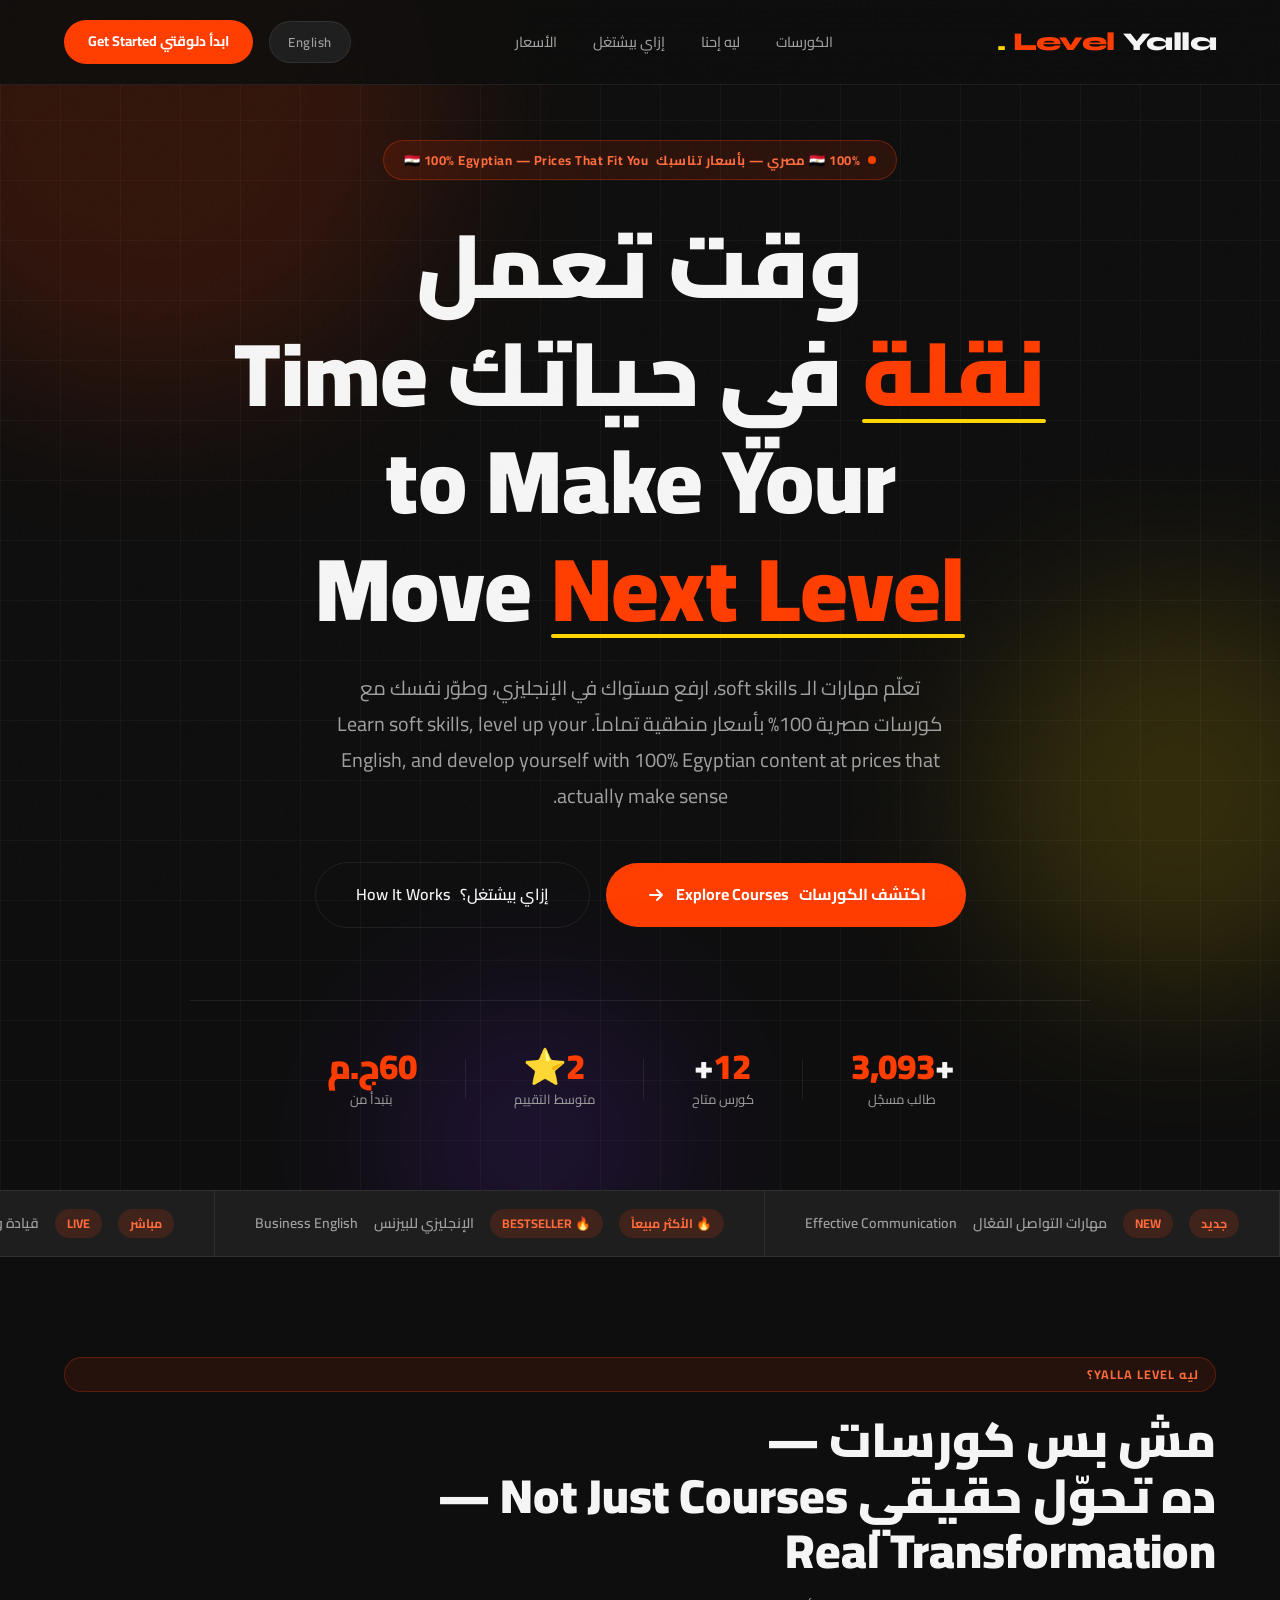
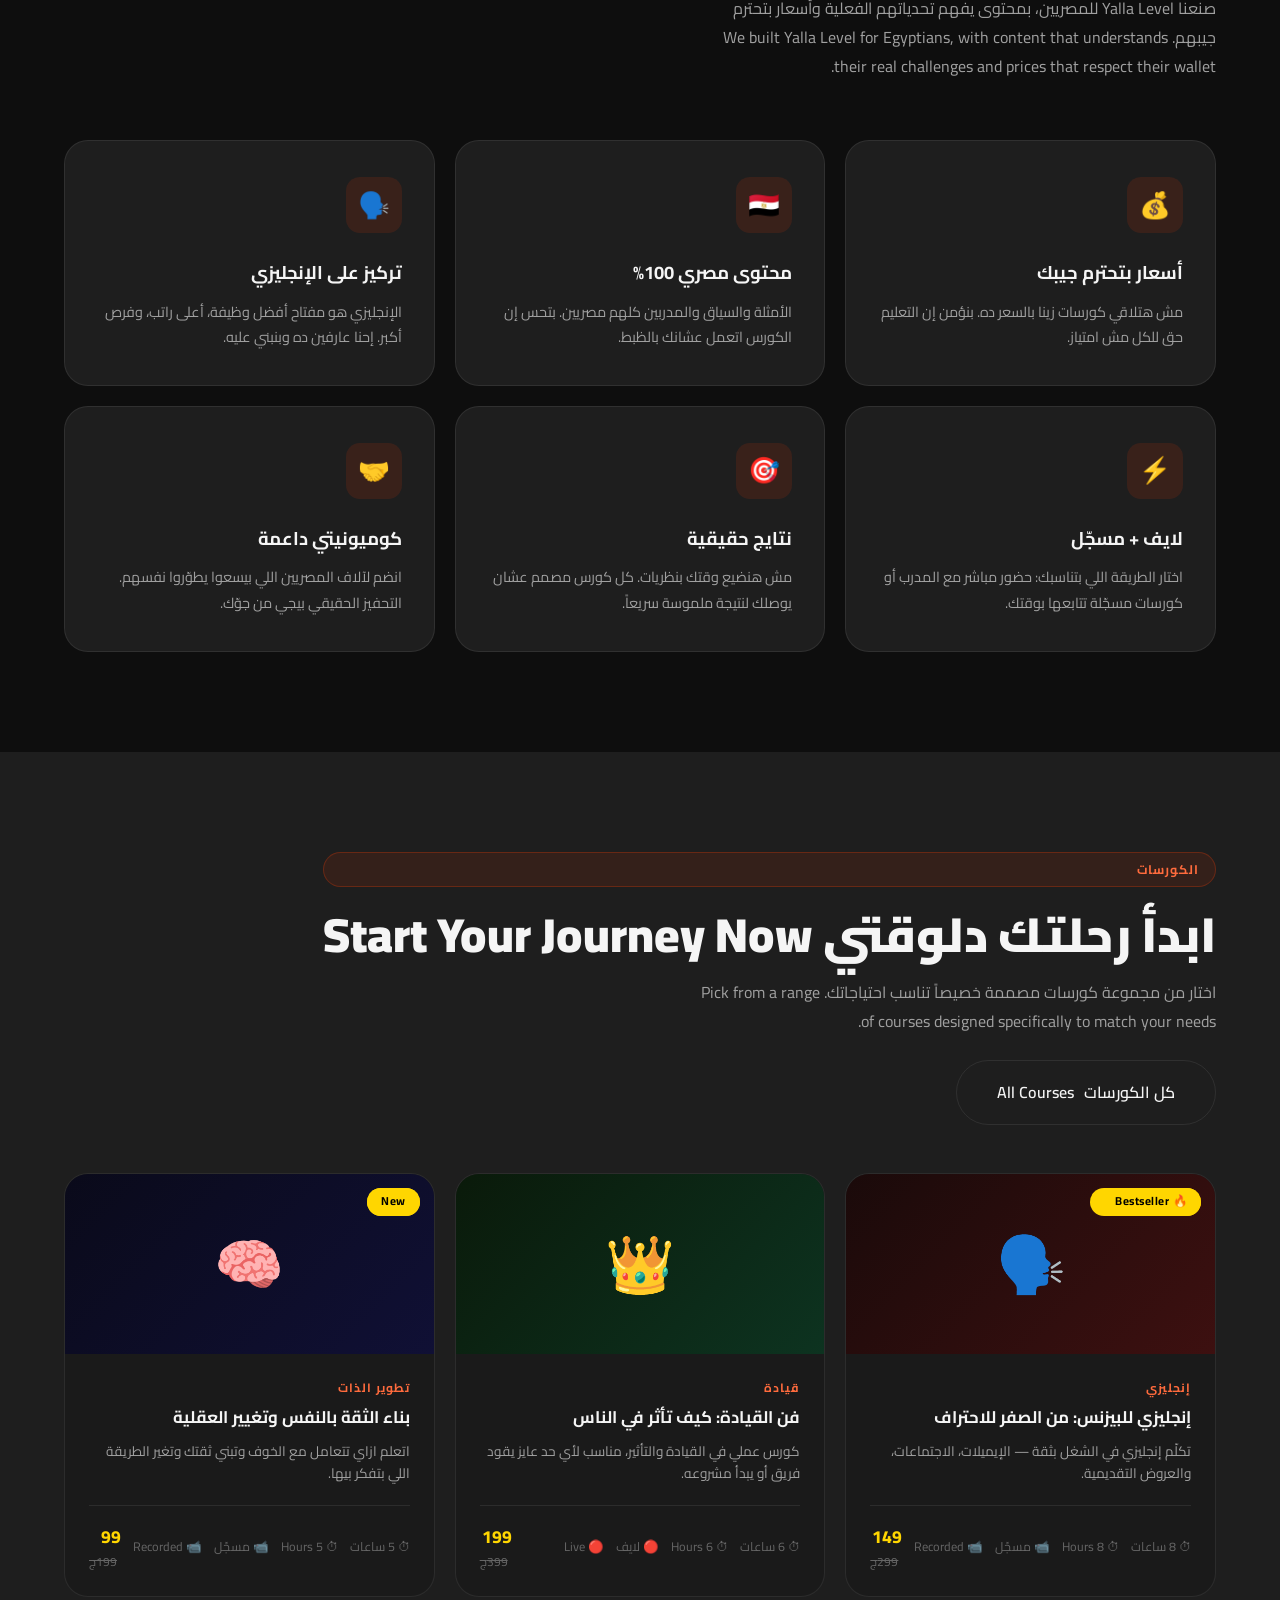
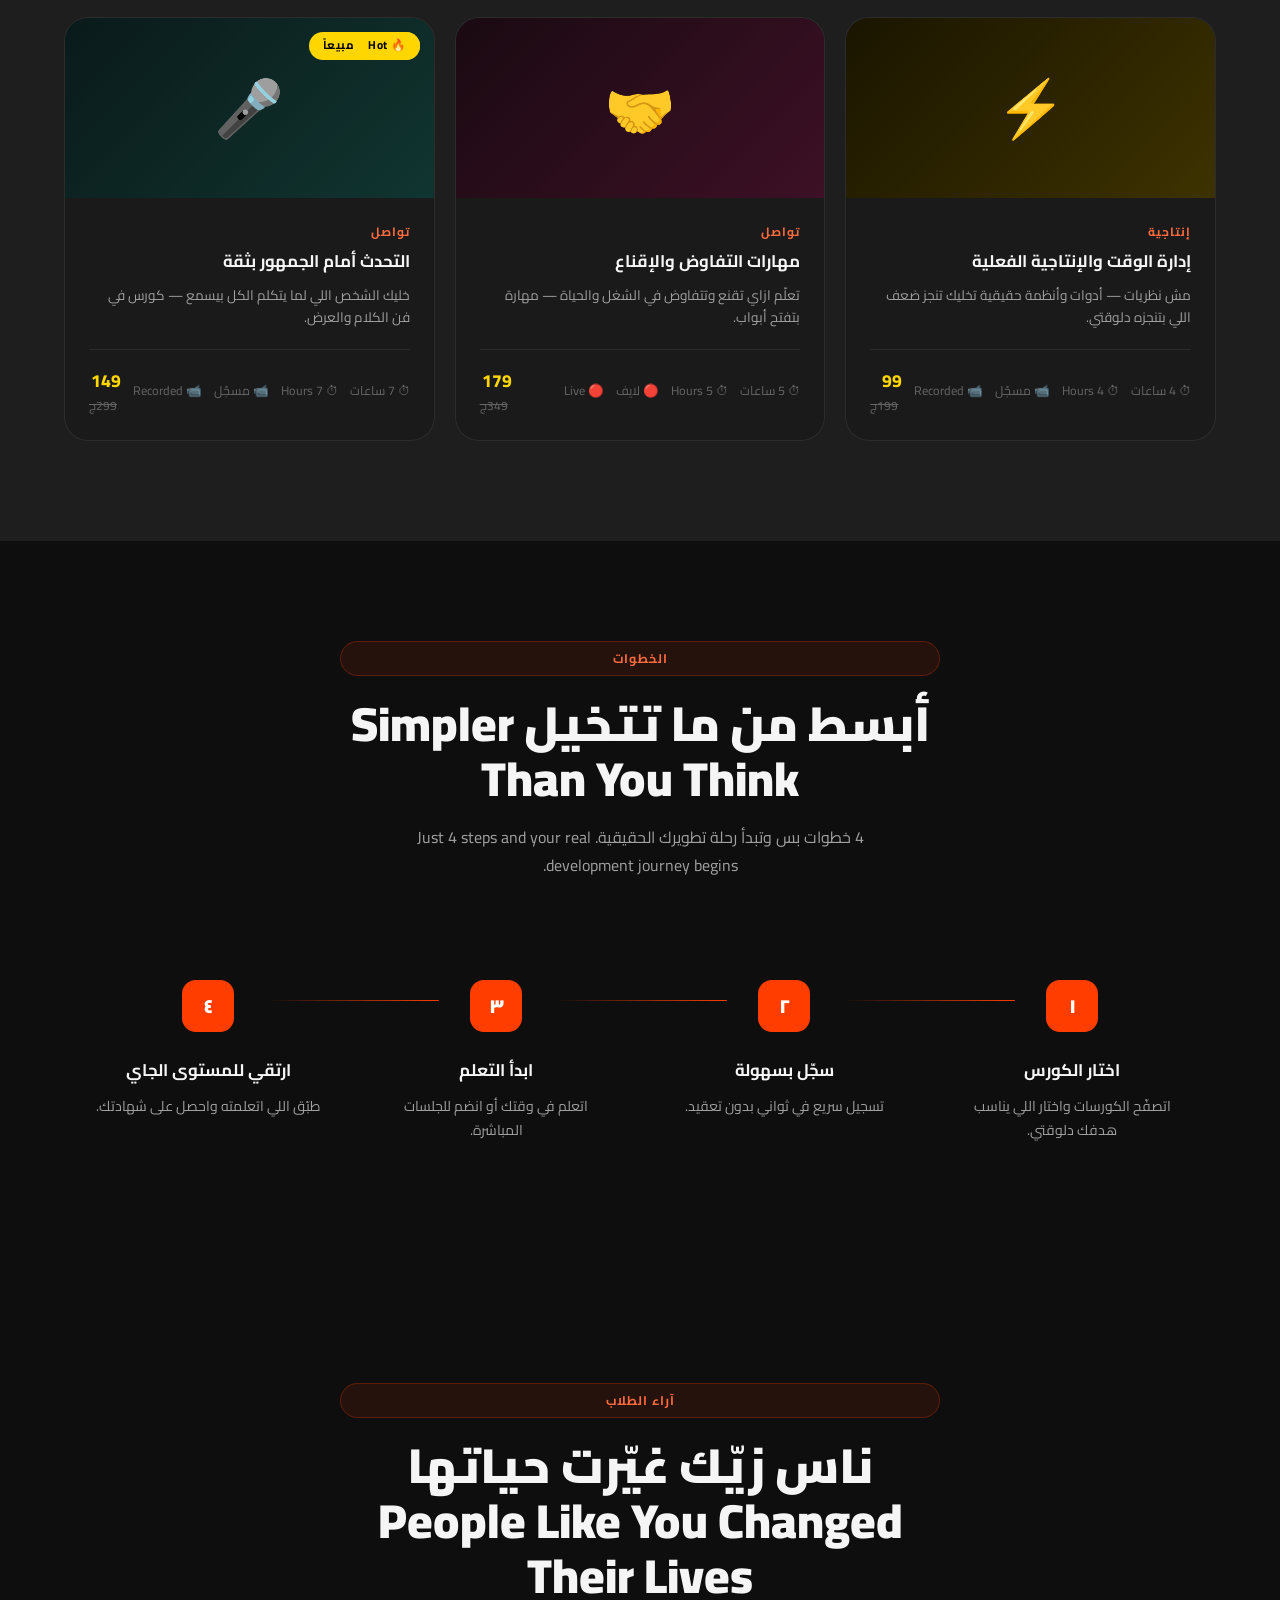
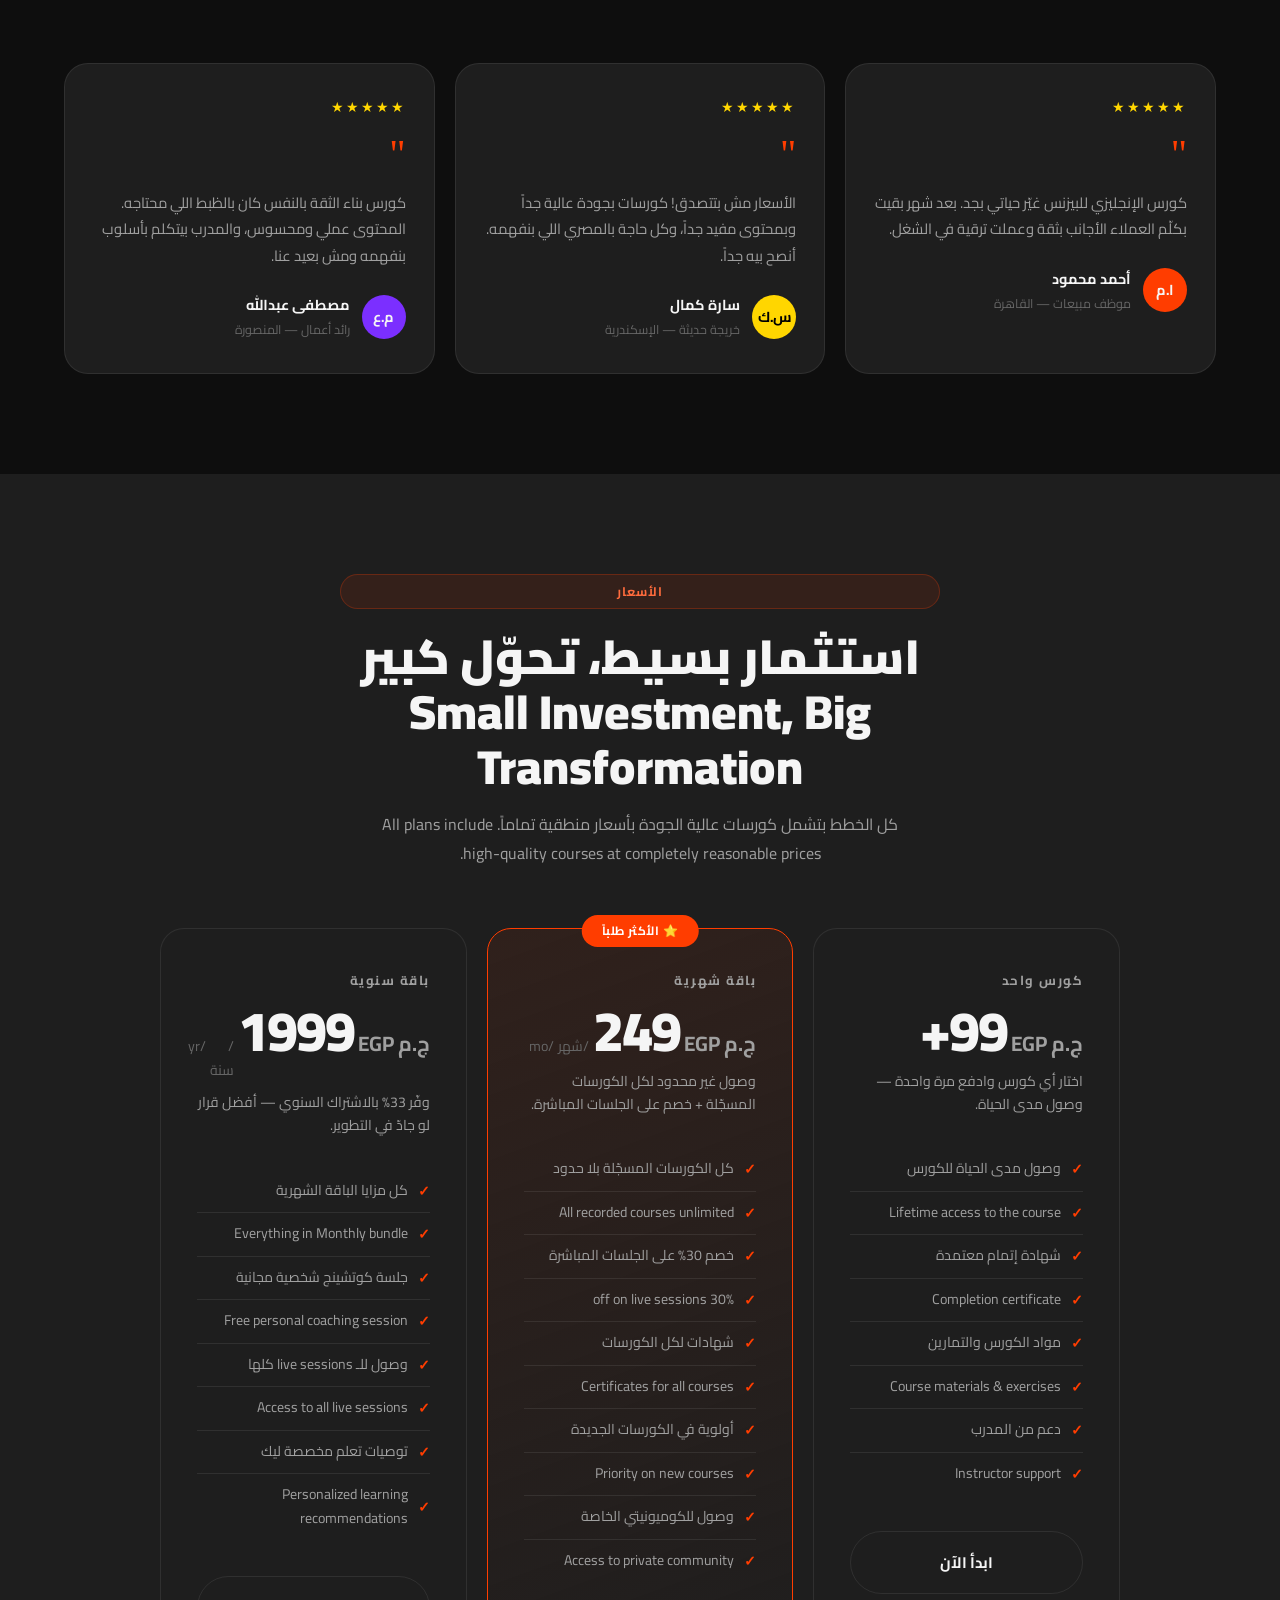
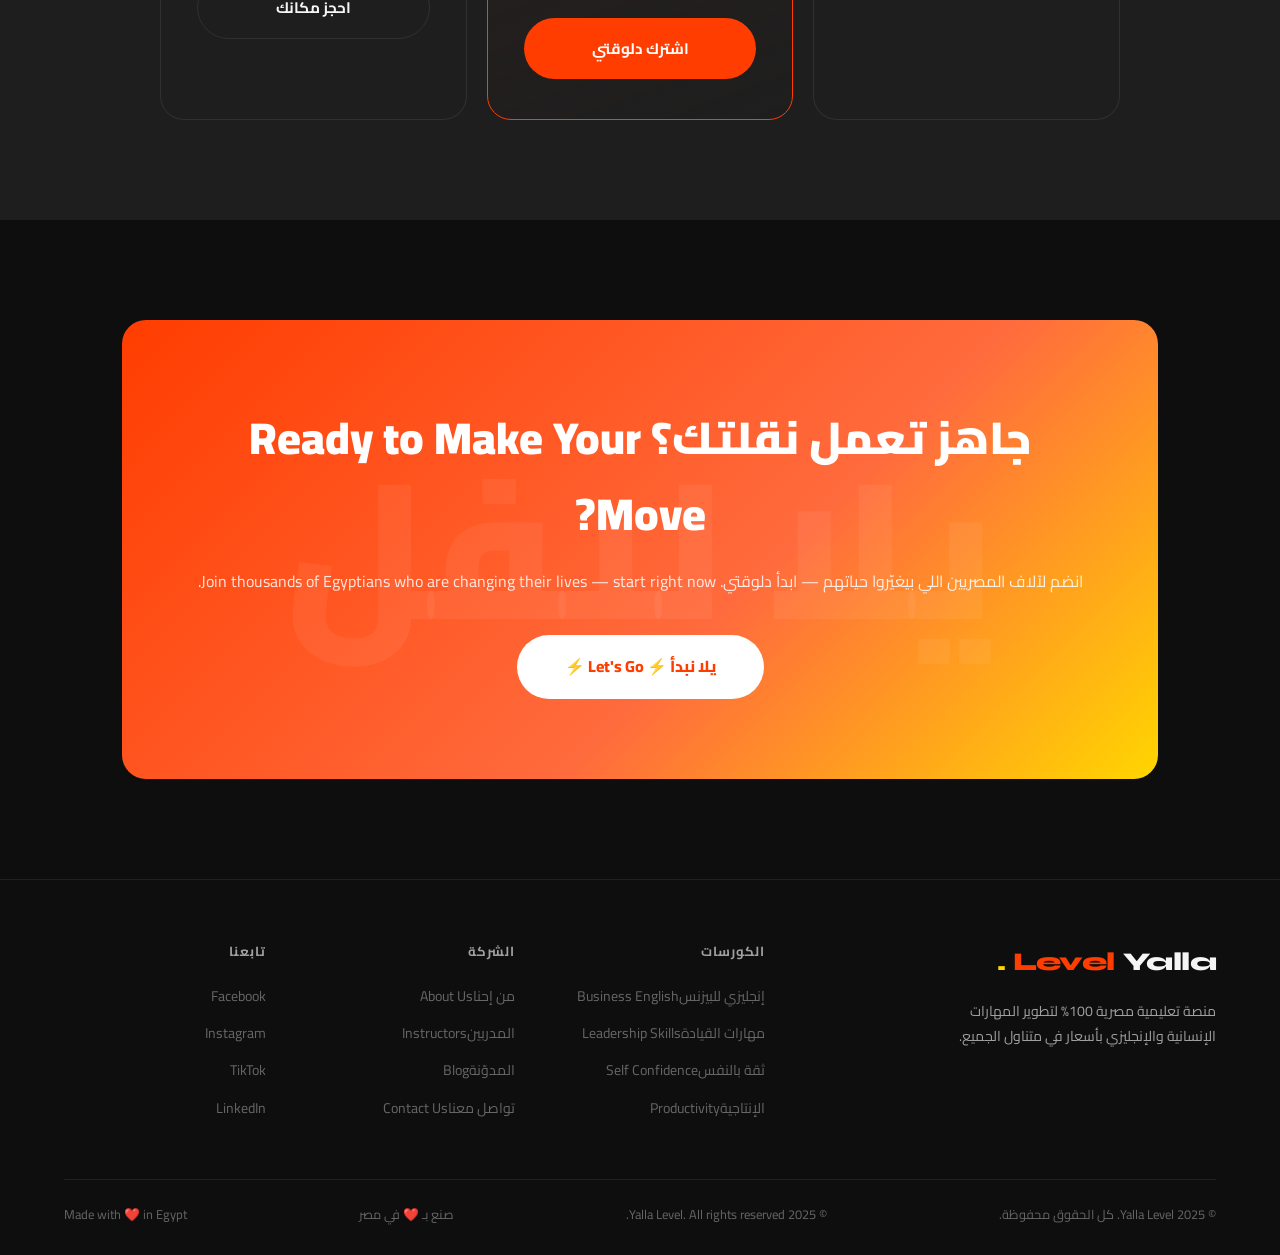
<file: yalla-level.html>
<!DOCTYPE html>
<html lang="ar" dir="rtl">
<head>
<meta charset="UTF-8">
<meta name="viewport" content="width=device-width, initial-scale=1.0">
<title>Yalla Level | يلا ليفل</title>
<link rel="preconnect" href="https://fonts.googleapis.com">
<link href="https://fonts.googleapis.com/css2?family=Cairo:wght@400;600;700;900&family=Syne:wght@700;800&family=Space+Grotesk:wght@400;500;600;700&display=swap" rel="stylesheet">
<style>
  :root {
    --primary: #FF3D00;
    --primary-dark: #CC3100;
    --primary-light: #FF6B3D;
    --accent: #FFD600;
    --accent-dark: #E6BF00;
    --dark: #0E0E0E;
    --dark2: #1A1A1A;
    --dark3: #252525;
    --surface: #1E1E1E;
    --surface2: #2A2A2A;
    --text: #F5F5F5;
    --text-muted: #A0A0A0;
    --text-dim: #666;
    --border: rgba(255,255,255,0.08);
    --radius: 16px;
    --radius-sm: 10px;
    --radius-lg: 24px;
    font-size: 16px;
  }

  * { margin: 0; padding: 0; box-sizing: border-box; }

  html { scroll-behavior: smooth; }

  body {
    background: var(--dark);
    color: var(--text);
    font-family: 'Cairo', sans-serif;
    overflow-x: hidden;
    line-height: 1.7;
  }

  body.en {
    font-family: 'Space Grotesk', sans-serif;
    direction: ltr;
  }
  body.ar {
    font-family: 'Cairo', sans-serif;
    direction: rtl;
  }

  /* ─── NOISE TEXTURE ─── */
  body::before {
    content: '';
    position: fixed;
    inset: 0;
    background-image: url("data:image/svg+xml,%3Csvg viewBox='0 0 256 256' xmlns='http://www.w3.org/2000/svg'%3E%3Cfilter id='noise'%3E%3CfeTurbulence type='fractalNoise' baseFrequency='0.9' numOctaves='4' stitchTiles='stitch'/%3E%3C/filter%3E%3Crect width='100%25' height='100%25' filter='url(%23noise)' opacity='0.04'/%3E%3C/svg%3E");
    pointer-events: none;
    z-index: 1000;
    opacity: 0.4;
  }

  /* ─── SCROLLBAR ─── */
  ::-webkit-scrollbar { width: 6px; }
  ::-webkit-scrollbar-track { background: var(--dark); }
  ::-webkit-scrollbar-thumb { background: var(--primary); border-radius: 3px; }

  /* ─── NAVBAR ─── */
  nav {
    position: fixed;
    top: 0; left: 0; right: 0;
    z-index: 900;
    padding: 20px 5%;
    display: flex;
    align-items: center;
    justify-content: space-between;
    background: rgba(14,14,14,0.85);
    backdrop-filter: blur(20px);
    border-bottom: 1px solid var(--border);
    transition: all 0.3s;
  }

  .logo {
    font-family: 'Syne', 'Cairo', sans-serif;
    font-size: 1.6rem;
    font-weight: 800;
    color: var(--text);
    text-decoration: none;
    letter-spacing: -0.5px;
    display: flex;
    align-items: center;
    gap: 8px;
  }
  .logo span { color: var(--primary); }
  .logo .dot { color: var(--accent); }

  .nav-links {
    display: flex;
    align-items: center;
    gap: 36px;
    list-style: none;
  }
  .nav-links a {
    color: var(--text-muted);
    text-decoration: none;
    font-size: 0.9rem;
    font-weight: 500;
    transition: color 0.2s;
  }
  .nav-links a:hover { color: var(--text); }

  .nav-right {
    display: flex;
    align-items: center;
    gap: 16px;
  }

  .lang-toggle {
    background: var(--surface);
    border: 1px solid var(--border);
    color: var(--text-muted);
    padding: 8px 18px;
    border-radius: 100px;
    font-size: 0.82rem;
    font-weight: 600;
    cursor: pointer;
    transition: all 0.2s;
    font-family: inherit;
    letter-spacing: 0.5px;
  }
  .lang-toggle:hover {
    border-color: var(--primary);
    color: var(--primary);
  }

  .btn-nav {
    background: var(--primary);
    color: white;
    padding: 10px 24px;
    border-radius: 100px;
    font-size: 0.88rem;
    font-weight: 700;
    cursor: pointer;
    border: none;
    transition: all 0.2s;
    font-family: inherit;
    text-decoration: none;
    display: inline-block;
  }
  .btn-nav:hover {
    background: var(--primary-dark);
    transform: translateY(-1px);
  }

  /* ─── HERO ─── */
  .hero {
    min-height: 100vh;
    display: flex;
    flex-direction: column;
    align-items: center;
    justify-content: center;
    text-align: center;
    padding: 140px 5% 80px;
    position: relative;
    overflow: hidden;
  }

  .hero-bg {
    position: absolute;
    inset: 0;
    z-index: 0;
  }

  .orb {
    position: absolute;
    border-radius: 50%;
    filter: blur(80px);
    opacity: 0.15;
    animation: float 8s ease-in-out infinite;
  }
  .orb-1 { width: 600px; height: 600px; background: var(--primary); top: -200px; left: -150px; animation-delay: 0s; }
  .orb-2 { width: 400px; height: 400px; background: var(--accent); top: 50%; right: -100px; animation-delay: -3s; }
  .orb-3 { width: 300px; height: 300px; background: #7B2FFF; bottom: -100px; left: 30%; animation-delay: -5s; }

  @keyframes float {
    0%, 100% { transform: translate(0, 0) scale(1); }
    33% { transform: translate(30px, -20px) scale(1.05); }
    66% { transform: translate(-20px, 10px) scale(0.97); }
  }

  .grid-bg {
    position: absolute;
    inset: 0;
    background-image:
      linear-gradient(rgba(255,255,255,0.03) 1px, transparent 1px),
      linear-gradient(90deg, rgba(255,255,255,0.03) 1px, transparent 1px);
    background-size: 60px 60px;
  }

  .hero-content { position: relative; z-index: 2; max-width: 900px; }

  .hero-badge {
    display: inline-flex;
    align-items: center;
    gap: 8px;
    background: rgba(255,61,0,0.12);
    border: 1px solid rgba(255,61,0,0.3);
    color: var(--primary-light);
    padding: 8px 20px;
    border-radius: 100px;
    font-size: 0.82rem;
    font-weight: 700;
    margin-bottom: 32px;
    animation: fadeUp 0.6s ease both;
    letter-spacing: 0.5px;
  }
  .hero-badge::before {
    content: '';
    width: 8px; height: 8px;
    background: var(--primary);
    border-radius: 50%;
    animation: pulse 1.5s ease-in-out infinite;
  }
  @keyframes pulse {
    0%,100% { opacity: 1; transform: scale(1); }
    50% { opacity: 0.5; transform: scale(1.3); }
  }

  h1 {
    font-size: clamp(3rem, 7vw, 6rem);
    font-weight: 900;
    line-height: 1.05;
    letter-spacing: -2px;
    margin-bottom: 28px;
    animation: fadeUp 0.6s 0.1s ease both;
  }
  .ar h1 { letter-spacing: 0; line-height: 1.2; }

  h1 .highlight {
    color: var(--primary);
    position: relative;
    display: inline-block;
  }
  h1 .highlight::after {
    content: '';
    position: absolute;
    bottom: 4px; left: 0; right: 0;
    height: 4px;
    background: var(--accent);
    border-radius: 2px;
    transform: scaleX(0);
    transform-origin: left;
    animation: underline 0.8s 0.8s ease forwards;
  }
  .ar h1 .highlight::after { transform-origin: right; }
  @keyframes underline { to { transform: scaleX(1); } }

  .hero-sub {
    font-size: clamp(1rem, 2.5vw, 1.25rem);
    color: var(--text-muted);
    max-width: 620px;
    margin: 0 auto 48px;
    font-weight: 400;
    line-height: 1.8;
    animation: fadeUp 0.6s 0.2s ease both;
  }

  .hero-cta {
    display: flex;
    align-items: center;
    justify-content: center;
    gap: 16px;
    flex-wrap: wrap;
    animation: fadeUp 0.6s 0.3s ease both;
  }

  .btn-primary {
    background: var(--primary);
    color: white;
    padding: 18px 40px;
    border-radius: 100px;
    font-size: 1rem;
    font-weight: 700;
    border: none;
    cursor: pointer;
    font-family: inherit;
    transition: all 0.25s;
    text-decoration: none;
    display: inline-flex;
    align-items: center;
    gap: 10px;
    position: relative;
    overflow: hidden;
  }
  .btn-primary::after {
    content: '';
    position: absolute;
    inset: 0;
    background: white;
    opacity: 0;
    transition: opacity 0.2s;
  }
  .btn-primary:hover { transform: translateY(-3px); box-shadow: 0 16px 40px rgba(255,61,0,0.4); }
  .btn-primary:hover::after { opacity: 0.1; }

  .btn-secondary {
    background: transparent;
    color: var(--text);
    padding: 18px 40px;
    border-radius: 100px;
    font-size: 1rem;
    font-weight: 600;
    border: 1.5px solid var(--border);
    cursor: pointer;
    font-family: inherit;
    transition: all 0.25s;
    text-decoration: none;
    display: inline-flex;
    align-items: center;
    gap: 10px;
  }
  .btn-secondary:hover {
    border-color: rgba(255,255,255,0.3);
    background: rgba(255,255,255,0.05);
    transform: translateY(-3px);
  }

  .arrow-icon {
    width: 20px; height: 20px;
    transition: transform 0.2s;
  }
  .btn-primary:hover .arrow-icon { transform: translateX(4px); }
  .ar .btn-primary:hover .arrow-icon { transform: translateX(-4px); }

  .hero-stats {
    display: flex;
    align-items: center;
    justify-content: center;
    gap: 48px;
    margin-top: 72px;
    padding-top: 48px;
    border-top: 1px solid var(--border);
    animation: fadeUp 0.6s 0.4s ease both;
    flex-wrap: wrap;
  }

  .stat { text-align: center; }
  .stat-num {
    font-size: 2.2rem;
    font-weight: 900;
    color: var(--text);
    letter-spacing: -1px;
    line-height: 1;
  }
  .stat-num span { color: var(--primary); }
  .stat-label {
    font-size: 0.82rem;
    color: var(--text-muted);
    margin-top: 4px;
  }

  .stat-divider {
    width: 1px;
    height: 40px;
    background: var(--border);
  }

  @keyframes fadeUp {
    from { opacity: 0; transform: translateY(24px); }
    to { opacity: 1; transform: translateY(0); }
  }

  /* ─── MARQUEE ─── */
  .marquee-section {
    padding: 0;
    overflow: hidden;
    border-top: 1px solid var(--border);
    border-bottom: 1px solid var(--border);
    background: var(--surface);
  }
  .marquee-track {
    display: flex;
    gap: 0;
    animation: marquee 20s linear infinite;
    width: max-content;
  }
  .ar .marquee-track { animation: marquee-rtl 20s linear infinite; }

  .marquee-item {
    padding: 18px 40px;
    display: flex;
    align-items: center;
    gap: 16px;
    white-space: nowrap;
    font-size: 0.88rem;
    font-weight: 600;
    color: var(--text-muted);
    border-right: 1px solid var(--border);
  }
  .marquee-item .tag {
    background: rgba(255,61,0,0.15);
    color: var(--primary-light);
    padding: 4px 12px;
    border-radius: 100px;
    font-size: 0.78rem;
    font-weight: 700;
  }
  @keyframes marquee { to { transform: translateX(-50%); } }
  @keyframes marquee-rtl { to { transform: translateX(50%); } }

  /* ─── SECTIONS ─── */
  section { padding: 100px 5%; }

  .section-tag {
    display: inline-flex;
    align-items: center;
    gap: 8px;
    background: rgba(255,61,0,0.1);
    border: 1px solid rgba(255,61,0,0.25);
    color: var(--primary-light);
    padding: 6px 16px;
    border-radius: 100px;
    font-size: 0.78rem;
    font-weight: 700;
    letter-spacing: 1px;
    text-transform: uppercase;
    margin-bottom: 20px;
  }

  .section-title {
    font-size: clamp(2rem, 4vw, 3rem);
    font-weight: 900;
    line-height: 1.15;
    letter-spacing: -1px;
    margin-bottom: 16px;
  }
  .ar .section-title { letter-spacing: 0; }
  .section-sub {
    font-size: 1rem;
    color: var(--text-muted);
    max-width: 520px;
    line-height: 1.8;
  }

  /* ─── WHY US ─── */
  .why-grid {
    display: grid;
    grid-template-columns: repeat(auto-fit, minmax(280px, 1fr));
    gap: 20px;
    margin-top: 60px;
  }

  .why-card {
    background: var(--surface);
    border: 1px solid var(--border);
    border-radius: var(--radius-lg);
    padding: 36px 32px;
    position: relative;
    overflow: hidden;
    transition: all 0.3s;
    cursor: default;
  }
  .why-card::before {
    content: '';
    position: absolute;
    top: 0; left: 0; right: 0;
    height: 3px;
    background: var(--primary);
    transform: scaleX(0);
    transform-origin: left;
    transition: transform 0.3s;
  }
  .ar .why-card::before { transform-origin: right; }
  .why-card:hover {
    border-color: rgba(255,61,0,0.3);
    transform: translateY(-4px);
    background: var(--surface2);
  }
  .why-card:hover::before { transform: scaleX(1); }

  .why-icon {
    width: 56px; height: 56px;
    background: rgba(255,61,0,0.12);
    border-radius: 14px;
    display: flex;
    align-items: center;
    justify-content: center;
    font-size: 1.6rem;
    margin-bottom: 24px;
  }

  .why-card h3 {
    font-size: 1.15rem;
    font-weight: 700;
    margin-bottom: 10px;
  }
  .why-card p {
    font-size: 0.9rem;
    color: var(--text-muted);
    line-height: 1.75;
  }

  /* ─── COURSES ─── */
  .courses-section { background: var(--surface); }

  .courses-header {
    display: flex;
    align-items: flex-end;
    justify-content: space-between;
    gap: 24px;
    margin-bottom: 48px;
    flex-wrap: wrap;
  }

  .courses-grid {
    display: grid;
    grid-template-columns: repeat(auto-fill, minmax(300px, 1fr));
    gap: 20px;
  }

  .course-card {
    background: var(--dark2);
    border: 1px solid var(--border);
    border-radius: var(--radius-lg);
    overflow: hidden;
    transition: all 0.3s;
    cursor: pointer;
    text-decoration: none;
    color: inherit;
    display: block;
  }
  .course-card:hover {
    border-color: rgba(255,61,0,0.35);
    transform: translateY(-5px);
    box-shadow: 0 20px 60px rgba(0,0,0,0.4);
  }

  .course-thumb {
    height: 180px;
    position: relative;
    overflow: hidden;
    display: flex;
    align-items: center;
    justify-content: center;
    font-size: 3.5rem;
  }

  .course-thumb-1 { background: linear-gradient(135deg, #1a0a0a, #3d1010); }
  .course-thumb-2 { background: linear-gradient(135deg, #0a1a0a, #0d3320); }
  .course-thumb-3 { background: linear-gradient(135deg, #0a0a1a, #101035); }
  .course-thumb-4 { background: linear-gradient(135deg, #1a1500, #3d3200); }
  .course-thumb-5 { background: linear-gradient(135deg, #1a0a12, #3d1025); }
  .course-thumb-6 { background: linear-gradient(135deg, #0a1a1a, #103530); }

  .course-badge {
    position: absolute;
    top: 14px;
    background: var(--accent);
    color: #000;
    padding: 4px 14px;
    border-radius: 100px;
    font-size: 0.72rem;
    font-weight: 700;
    letter-spacing: 0.5px;
  }
  .ar .course-badge { right: 14px; }
  .en .course-badge { left: 14px; }

  .course-body { padding: 24px; }
  .course-cat {
    font-size: 0.75rem;
    color: var(--primary-light);
    font-weight: 700;
    letter-spacing: 1px;
    text-transform: uppercase;
    margin-bottom: 8px;
  }
  .course-card h3 {
    font-size: 1.05rem;
    font-weight: 700;
    margin-bottom: 10px;
    line-height: 1.4;
  }
  .course-card p {
    font-size: 0.85rem;
    color: var(--text-muted);
    margin-bottom: 20px;
    line-height: 1.65;
  }

  .course-meta {
    display: flex;
    align-items: center;
    justify-content: space-between;
    padding-top: 16px;
    border-top: 1px solid var(--border);
  }
  .course-info {
    display: flex;
    align-items: center;
    gap: 12px;
    font-size: 0.78rem;
    color: var(--text-dim);
  }
  .course-price {
    font-size: 1.1rem;
    font-weight: 800;
    color: var(--accent);
  }
  .course-price del {
    font-size: 0.75rem;
    font-weight: 400;
    color: var(--text-dim);
    margin-inline-start: 4px;
  }

  /* ─── HOW IT WORKS ─── */
  .steps-container {
    display: grid;
    grid-template-columns: repeat(auto-fit, minmax(220px, 1fr));
    gap: 0;
    margin-top: 60px;
    position: relative;
  }

  .step {
    padding: 40px 32px;
    position: relative;
    text-align: center;
  }
  .step:not(:last-child)::after {
    content: '';
    position: absolute;
    top: 60px;
    width: 60%;
    height: 1px;
    background: linear-gradient(90deg, var(--primary), transparent);
    z-index: 0;
  }
  .en .step:not(:last-child)::after { right: -30%; }
  .ar .step:not(:last-child)::after { left: -30%; transform: scaleX(-1); }

  .step-num {
    width: 52px; height: 52px;
    background: var(--primary);
    color: white;
    border-radius: 14px;
    display: flex;
    align-items: center;
    justify-content: center;
    font-size: 1.2rem;
    font-weight: 900;
    margin: 0 auto 24px;
    position: relative;
    z-index: 1;
  }

  .step h3 {
    font-size: 1.05rem;
    font-weight: 700;
    margin-bottom: 10px;
  }
  .step p {
    font-size: 0.88rem;
    color: var(--text-muted);
    line-height: 1.7;
  }

  /* ─── TESTIMONIALS ─── */
  .testi-section { background: var(--dark); }

  .testi-grid {
    display: grid;
    grid-template-columns: repeat(auto-fill, minmax(320px, 1fr));
    gap: 20px;
    margin-top: 60px;
  }

  .testi-card {
    background: var(--surface);
    border: 1px solid var(--border);
    border-radius: var(--radius-lg);
    padding: 32px 28px;
    transition: border-color 0.3s;
    position: relative;
  }
  .testi-card:hover { border-color: rgba(255,61,0,0.3); }

  .testi-quote {
    font-size: 2.5rem;
    color: var(--primary);
    line-height: 1;
    margin-bottom: 16px;
    font-family: Georgia, serif;
  }

  .testi-text {
    font-size: 0.92rem;
    color: var(--text-muted);
    line-height: 1.8;
    margin-bottom: 24px;
  }

  .testi-author {
    display: flex;
    align-items: center;
    gap: 12px;
  }
  .testi-avatar {
    width: 44px; height: 44px;
    border-radius: 50%;
    background: var(--primary);
    display: flex;
    align-items: center;
    justify-content: center;
    font-weight: 700;
    font-size: 0.9rem;
    flex-shrink: 0;
  }
  .testi-name {
    font-size: 0.9rem;
    font-weight: 700;
  }
  .testi-role {
    font-size: 0.78rem;
    color: var(--text-dim);
    margin-top: 2px;
  }

  .stars {
    color: var(--accent);
    font-size: 0.85rem;
    letter-spacing: 2px;
    margin-bottom: 14px;
  }

  /* ─── PRICING ─── */
  .pricing-grid {
    display: grid;
    grid-template-columns: repeat(auto-fit, minmax(300px, 1fr));
    gap: 20px;
    margin-top: 60px;
    max-width: 960px;
    margin-left: auto;
    margin-right: auto;
  }

  .price-card {
    background: var(--surface);
    border: 1px solid var(--border);
    border-radius: var(--radius-lg);
    padding: 40px 36px;
    position: relative;
    transition: all 0.3s;
  }
  .price-card.featured {
    border-color: var(--primary);
    background: linear-gradient(160deg, rgba(255,61,0,0.08), var(--surface));
  }

  .featured-tag {
    position: absolute;
    top: -14px;
    left: 50%;
    transform: translateX(-50%);
    background: var(--primary);
    color: white;
    padding: 6px 20px;
    border-radius: 100px;
    font-size: 0.75rem;
    font-weight: 700;
    letter-spacing: 0.5px;
    white-space: nowrap;
  }

  .price-plan {
    font-size: 0.82rem;
    font-weight: 700;
    color: var(--text-muted);
    letter-spacing: 1.5px;
    text-transform: uppercase;
    margin-bottom: 12px;
  }

  .price-amount {
    display: flex;
    align-items: baseline;
    gap: 4px;
    margin-bottom: 8px;
  }
  .price-currency {
    font-size: 1.3rem;
    font-weight: 700;
    color: var(--text-muted);
  }
  .price-num {
    font-size: 3.5rem;
    font-weight: 900;
    letter-spacing: -2px;
    line-height: 1;
  }
  .price-period {
    font-size: 0.88rem;
    color: var(--text-dim);
  }

  .price-desc {
    font-size: 0.88rem;
    color: var(--text-muted);
    margin-bottom: 32px;
    line-height: 1.65;
  }

  .price-features {
    list-style: none;
    margin-bottom: 36px;
  }
  .price-features li {
    display: flex;
    align-items: center;
    gap: 10px;
    font-size: 0.88rem;
    padding: 9px 0;
    border-bottom: 1px solid var(--border);
    color: var(--text-muted);
  }
  .price-features li:last-child { border-bottom: none; }
  .price-features li::before {
    content: '✓';
    color: var(--primary);
    font-weight: 700;
    font-size: 0.9rem;
    flex-shrink: 0;
  }

  .btn-price {
    width: 100%;
    padding: 16px;
    border-radius: 100px;
    font-size: 0.95rem;
    font-weight: 700;
    cursor: pointer;
    font-family: inherit;
    transition: all 0.25s;
    border: none;
  }
  .btn-price-outline {
    background: transparent;
    border: 1.5px solid var(--border);
    color: var(--text);
  }
  .btn-price-outline:hover {
    border-color: rgba(255,255,255,0.3);
    background: rgba(255,255,255,0.05);
  }
  .btn-price-solid {
    background: var(--primary);
    color: white;
  }
  .btn-price-solid:hover {
    background: var(--primary-dark);
    box-shadow: 0 10px 30px rgba(255,61,0,0.4);
  }

  /* ─── CTA BANNER ─── */
  .cta-banner {
    margin: 0 5%;
    background: linear-gradient(135deg, var(--primary) 0%, #FF6B3D 60%, #FFD600 100%);
    border-radius: var(--radius-lg);
    padding: 80px 60px;
    text-align: center;
    position: relative;
    overflow: hidden;
  }

  .cta-banner::before {
    content: 'يلا ليفل';
    position: absolute;
    font-size: 12rem;
    font-weight: 900;
    color: rgba(255,255,255,0.06);
    top: 50%;
    left: 50%;
    transform: translate(-50%, -50%);
    white-space: nowrap;
    pointer-events: none;
    font-family: 'Cairo', sans-serif;
  }

  .cta-banner h2 {
    font-size: clamp(1.8rem, 4vw, 2.8rem);
    font-weight: 900;
    color: white;
    margin-bottom: 16px;
    letter-spacing: -1px;
    position: relative;
    z-index: 1;
  }
  .ar .cta-banner h2 { letter-spacing: 0; }
  .cta-banner p {
    color: rgba(255,255,255,0.85);
    margin-bottom: 40px;
    font-size: 1rem;
    position: relative;
    z-index: 1;
  }
  .cta-banner .btn-white {
    background: white;
    color: var(--primary);
    padding: 18px 48px;
    border-radius: 100px;
    font-size: 1rem;
    font-weight: 800;
    border: none;
    cursor: pointer;
    font-family: inherit;
    transition: all 0.25s;
    display: inline-block;
    text-decoration: none;
    position: relative;
    z-index: 1;
  }
  .cta-banner .btn-white:hover {
    transform: translateY(-3px);
    box-shadow: 0 16px 40px rgba(0,0,0,0.25);
  }

  /* ─── FOOTER ─── */
  footer {
    background: var(--dark);
    border-top: 1px solid var(--border);
    padding: 60px 5% 30px;
  }

  .footer-grid {
    display: grid;
    grid-template-columns: 2fr 1fr 1fr 1fr;
    gap: 48px;
    margin-bottom: 48px;
  }

  .footer-brand p {
    font-size: 0.88rem;
    color: var(--text-muted);
    margin-top: 16px;
    line-height: 1.75;
    max-width: 280px;
  }

  .footer-col h4 {
    font-size: 0.82rem;
    font-weight: 700;
    letter-spacing: 1px;
    text-transform: uppercase;
    color: var(--text-muted);
    margin-bottom: 20px;
  }
  .footer-col ul { list-style: none; }
  .footer-col li { margin-bottom: 10px; }
  .footer-col a {
    font-size: 0.88rem;
    color: var(--text-dim);
    text-decoration: none;
    transition: color 0.2s;
  }
  .footer-col a:hover { color: var(--text); }

  .footer-bottom {
    display: flex;
    align-items: center;
    justify-content: space-between;
    padding-top: 24px;
    border-top: 1px solid var(--border);
    font-size: 0.8rem;
    color: var(--text-dim);
    flex-wrap: wrap;
    gap: 12px;
  }

  /* ─── SCROLL ANIMATIONS ─── */
  .reveal {
    opacity: 0;
    transform: translateY(30px);
    transition: opacity 0.6s ease, transform 0.6s ease;
  }
  .reveal.visible {
    opacity: 1;
    transform: translateY(0);
  }
  .reveal-delay-1 { transition-delay: 0.1s; }
  .reveal-delay-2 { transition-delay: 0.2s; }
  .reveal-delay-3 { transition-delay: 0.3s; }
  .reveal-delay-4 { transition-delay: 0.4s; }

  /* ─── CONTENT SWITCH ─── */
  [data-ar] { display: block; }
  [data-en] { display: none; }
  .en [data-ar] { display: none; }
  .en [data-en] { display: block; }
  .en [data-en].inline { display: inline; }
  [data-ar].inline { display: inline; }

  /* Inline spans */
  span[data-ar], span[data-en] { display: inline; }
  .en span[data-ar] { display: none; }
  .en span[data-en] { display: inline; }

  /* ─── RESPONSIVE ─── */
  @media (max-width: 768px) {
    .nav-links { display: none; }
    .footer-grid { grid-template-columns: 1fr 1fr; }
    .hero-stats { gap: 24px; }
    .stat-divider { display: none; }
    .cta-banner { padding: 50px 24px; }
    .cta-banner::before { font-size: 5rem; }
  }

  @media (max-width: 520px) {
    .footer-grid { grid-template-columns: 1fr; }
    h1 { font-size: 2.5rem; }
  }

  /* Mobile menu toggle */
  .menu-btn {
    display: none;
    background: none;
    border: none;
    cursor: pointer;
    flex-direction: column;
    gap: 5px;
    padding: 6px;
  }
  .menu-btn span {
    display: block;
    width: 22px; height: 2px;
    background: var(--text);
    border-radius: 2px;
  }
  @media (max-width: 768px) { .menu-btn { display: flex; } }
</style>
</head>
<body class="ar" id="body">

<!-- ─── NAV ─── -->
<nav>
  <a href="#" class="logo">
    Yalla <span>Level</span><span class="dot">.</span>
  </a>
  <ul class="nav-links">
    <li><a href="#courses" data-ar>الكورسات</a><a href="#courses" data-en>Courses</a></li>
    <li><a href="#why" data-ar>ليه إحنا</a><a href="#why" data-en>Why Us</a></li>
    <li><a href="#how" data-ar>إزاي بيشتغل</a><a href="#how" data-en>How It Works</a></li>
    <li><a href="#pricing" data-ar>الأسعار</a><a href="#pricing" data-en>Pricing</a></li>
  </ul>
  <div class="nav-right">
    <button class="lang-toggle" onclick="toggleLang()" id="lang-btn">English</button>
    <a href="#pricing" class="btn-nav">
      <span data-ar>ابدأ دلوقتي</span>
      <span data-en>Get Started</span>
    </a>
  </div>
</nav>

<!-- ─── HERO ─── -->
<section class="hero">
  <div class="hero-bg">
    <div class="grid-bg"></div>
    <div class="orb orb-1"></div>
    <div class="orb orb-2"></div>
    <div class="orb orb-3"></div>
  </div>
  <div class="hero-content">
    <div class="hero-badge">
      <span data-ar>🇪🇬 100% مصري — بأسعار تناسبك</span>
      <span data-en>🇪🇬 100% Egyptian — Prices That Fit You</span>
    </div>
    <h1>
      <span data-ar>وقت تعمل<br><span class="highlight">نقلة</span> في حياتك</span>
      <span data-en>Time to Make Your<br><span class="highlight">Next Level</span> Move</span>
    </h1>
    <p class="hero-sub">
      <span data-ar>تعلّم مهارات الـ soft skills، ارفع مستواك في الإنجليزي، وطوّر نفسك مع كورسات مصرية 100% بأسعار منطقية تماماً.</span>
      <span data-en>Learn soft skills, level up your English, and develop yourself with 100% Egyptian content at prices that actually make sense.</span>
    </p>
    <div class="hero-cta">
      <a href="#courses" class="btn-primary">
        <span data-ar>اكتشف الكورسات</span>
        <span data-en>Explore Courses</span>
        <svg class="arrow-icon" viewBox="0 0 20 20" fill="none" xmlns="http://www.w3.org/2000/svg">
          <path d="M4 10H16M16 10L11 5M16 10L11 15" stroke="white" stroke-width="2" stroke-linecap="round" stroke-linejoin="round"/>
        </svg>
      </a>
      <a href="#how" class="btn-secondary">
        <span data-ar>إزاي بيشتغل؟</span>
        <span data-en>How It Works</span>
      </a>
    </div>
    <div class="hero-stats">
      <div class="stat">
        <div class="stat-num">+<span>5000</span></div>
        <div class="stat-label" data-ar>طالب مسجّل</div>
        <div class="stat-label" data-en>Enrolled Students</div>
      </div>
      <div class="stat-divider"></div>
      <div class="stat">
        <div class="stat-num"><span>20</span>+</div>
        <div class="stat-label" data-ar>كورس متاح</div>
        <div class="stat-label" data-en>Available Courses</div>
      </div>
      <div class="stat-divider"></div>
      <div class="stat">
        <div class="stat-num"><span>4.9</span>⭐</div>
        <div class="stat-label" data-ar>متوسط التقييم</div>
        <div class="stat-label" data-en>Average Rating</div>
      </div>
      <div class="stat-divider"></div>
      <div class="stat">
        <div class="stat-num"><span>99</span><span>ج.م</span></div>
        <div class="stat-label" data-ar>بتبدأ من</div>
        <div class="stat-label" data-en>Starting From</div>
      </div>
    </div>
  </div>
</section>

<!-- ─── MARQUEE ─── -->
<div class="marquee-section">
  <div class="marquee-track" id="marquee">
    <div class="marquee-item"><span class="tag" data-ar>جديد</span><span class="tag" data-en>NEW</span><span data-ar>مهارات التواصل الفعّال</span><span data-en>Effective Communication</span></div>
    <div class="marquee-item"><span class="tag" data-ar>🔥 الأكثر مبيعاً</span><span class="tag" data-en>🔥 BESTSELLER</span><span data-ar>الإنجليزي للبيزنس</span><span data-en>Business English</span></div>
    <div class="marquee-item"><span class="tag" data-ar>مباشر</span><span class="tag" data-en>LIVE</span><span data-ar>قيادة وتفكير نقدي</span><span data-en>Leadership & Critical Thinking</span></div>
    <div class="marquee-item"><span class="tag" data-ar>مسجّل</span><span class="tag" data-en>RECORDED</span><span data-ar>بناء الثقة بالنفس</span><span data-en>Building Self-Confidence</span></div>
    <div class="marquee-item"><span class="tag" data-ar>جديد</span><span class="tag" data-en>NEW</span><span data-ar>التفاوض والإقناع</span><span data-en>Negotiation & Persuasion</span></div>
    <div class="marquee-item"><span class="tag" data-ar>🔥 الأكثر مبيعاً</span><span class="tag" data-en>🔥 HOT</span><span data-ar>إدارة الوقت والإنتاجية</span><span data-en>Time Management & Productivity</span></div>
    <!-- duplicate for seamless loop -->
    <div class="marquee-item"><span class="tag" data-ar>جديد</span><span class="tag" data-en>NEW</span><span data-ar>مهارات التواصل الفعّال</span><span data-en>Effective Communication</span></div>
    <div class="marquee-item"><span class="tag" data-ar>🔥 الأكثر مبيعاً</span><span class="tag" data-en>🔥 BESTSELLER</span><span data-ar>الإنجليزي للبيزنس</span><span data-en>Business English</span></div>
    <div class="marquee-item"><span class="tag" data-ar>مباشر</span><span class="tag" data-en>LIVE</span><span data-ar>قيادة وتفكير نقدي</span><span data-en>Leadership & Critical Thinking</span></div>
    <div class="marquee-item"><span class="tag" data-ar>مسجّل</span><span class="tag" data-en>RECORDED</span><span data-ar>بناء الثقة بالنفس</span><span data-en>Building Self-Confidence</span></div>
    <div class="marquee-item"><span class="tag" data-ar>جديد</span><span class="tag" data-en>NEW</span><span data-ar>التفاوض والإقناع</span><span data-en>Negotiation & Persuasion</span></div>
    <div class="marquee-item"><span class="tag" data-ar>🔥 الأكثر مبيعاً</span><span class="tag" data-en>🔥 HOT</span><span data-ar>إدارة الوقت والإنتاجية</span><span data-en>Time Management & Productivity</span></div>
  </div>
</div>

<!-- ─── WHY US ─── -->
<section id="why">
  <div class="reveal">
    <div class="section-tag" data-ar>ليه Yalla Level؟</div>
    <div class="section-tag" data-en>Why Yalla Level?</div>
    <h2 class="section-title">
      <span data-ar>مش بس كورسات —<br>ده تحوّل حقيقي</span>
      <span data-en>Not Just Courses —<br>Real Transformation</span>
    </h2>
    <p class="section-sub">
      <span data-ar>صنعنا Yalla Level للمصريين، بمحتوى يفهم تحدياتهم الفعلية وأسعار بتحترم جيبهم.</span>
      <span data-en>We built Yalla Level for Egyptians, with content that understands their real challenges and prices that respect their wallet.</span>
    </p>
  </div>
  <div class="why-grid">
    <div class="why-card reveal reveal-delay-1">
      <div class="why-icon">💰</div>
      <h3 data-ar>أسعار بتحترم جيبك</h3>
      <h3 data-en>Prices That Respect You</h3>
      <p data-ar>مش هتلاقي كورسات زينا بالسعر ده. بنؤمن إن التعليم حق للكل مش امتياز.</p>
      <p data-en>You won't find courses like ours at this price. We believe education is a right, not a privilege.</p>
    </div>
    <div class="why-card reveal reveal-delay-2">
      <div class="why-icon">🇪🇬</div>
      <h3 data-ar>محتوى مصري 100%</h3>
      <h3 data-en>100% Egyptian Content</h3>
      <p data-ar>الأمثلة والسياق والمدربين كلهم مصريين. بتحس إن الكورس اتعمل عشانك بالظبط.</p>
      <p data-en>Examples, context, and instructors are all Egyptian. You'll feel like the course was made exactly for you.</p>
    </div>
    <div class="why-card reveal reveal-delay-3">
      <div class="why-icon">🗣️</div>
      <h3 data-ar>تركيز على الإنجليزي</h3>
      <h3 data-en>English Focus</h3>
      <p data-ar>الإنجليزي هو مفتاح أفضل وظيفة، أعلى راتب، وفرص أكبر. إحنا عارفين ده وبنبني عليه.</p>
      <p data-en>English is the key to a better job, higher salary, and bigger opportunities. We know this and build around it.</p>
    </div>
    <div class="why-card reveal reveal-delay-4">
      <div class="why-icon">⚡</div>
      <h3 data-ar>لايف + مسجّل</h3>
      <h3 data-en>Live + Recorded</h3>
      <p data-ar>اختار الطريقة اللي بتناسبك: حضور مباشر مع المدرب أو كورسات مسجّلة تتابعها بوقتك.</p>
      <p data-en>Choose what works for you: live sessions with instructors or recorded courses you follow at your own pace.</p>
    </div>
    <div class="why-card reveal reveal-delay-1">
      <div class="why-icon">🎯</div>
      <h3 data-ar>نتايج حقيقية</h3>
      <h3 data-en>Real Results</h3>
      <p data-ar>مش هنضيع وقتك بنظريات. كل كورس مصمم عشان يوصلك لنتيجة ملموسة سريعاً.</p>
      <p data-en>We won't waste your time with theory. Every course is designed to get you to a tangible result, fast.</p>
    </div>
    <div class="why-card reveal reveal-delay-2">
      <div class="why-icon">🤝</div>
      <h3 data-ar>كوميونيتي داعمة</h3>
      <h3 data-en>Supportive Community</h3>
      <p data-ar>انضم لآلاف المصريين اللي بيسعوا يطوّروا نفسهم. التحفيز الحقيقي بيجي من جوّك.</p>
      <p data-en>Join thousands of Egyptians who are leveling up. Real motivation comes from your circle.</p>
    </div>
  </div>
</section>

<!-- ─── COURSES ─── -->
<section id="courses" class="courses-section">
  <div class="reveal courses-header">
    <div>
      <div class="section-tag" data-ar>الكورسات</div>
      <div class="section-tag" data-en>Courses</div>
      <h2 class="section-title">
        <span data-ar>ابدأ رحلتك دلوقتي</span>
        <span data-en>Start Your Journey Now</span>
      </h2>
      <p class="section-sub">
        <span data-ar>اختار من مجموعة كورسات مصممة خصيصاً تناسب احتياجاتك.</span>
        <span data-en>Pick from a range of courses designed specifically to match your needs.</span>
      </p>
    </div>
    <a href="#" class="btn-secondary" style="white-space:nowrap">
      <span data-ar>كل الكورسات</span>
      <span data-en>All Courses</span>
    </a>
  </div>

  <div class="courses-grid">

    <a href="#" class="course-card reveal reveal-delay-1">
      <div class="course-thumb course-thumb-1">
        <span>🗣️</span>
        <span class="course-badge" data-ar>🔥 الأكثر مبيعاً</span>
        <span class="course-badge" data-en>🔥 Bestseller</span>
      </div>
      <div class="course-body">
        <div class="course-cat" data-ar>إنجليزي</div>
        <div class="course-cat" data-en>English</div>
        <h3 data-ar>إنجليزي للبيزنس: من الصفر للاحتراف</h3>
        <h3 data-en>Business English: Zero to Pro</h3>
        <p data-ar>تكلّم إنجليزي في الشغل بثقة — الإيميلات، الاجتماعات، والعروض التقديمية.</p>
        <p data-en>Speak English at work with confidence — emails, meetings, and presentations.</p>
        <div class="course-meta">
          <div class="course-info">
            <span data-ar>⏱ 8 ساعات</span><span data-en>⏱ 8 Hours</span>
            <span data-ar>📹 مسجّل</span><span data-en>📹 Recorded</span>
          </div>
          <div class="course-price">149 <del data-ar>299ج</del><del data-en>299 EGP</del></div>
        </div>
      </div>
    </a>

    <a href="#" class="course-card reveal reveal-delay-2">
      <div class="course-thumb course-thumb-2">
        <span>👑</span>
      </div>
      <div class="course-body">
        <div class="course-cat" data-ar>قيادة</div>
        <div class="course-cat" data-en>Leadership</div>
        <h3 data-ar>فن القيادة: كيف تأثر في الناس</h3>
        <h3 data-en>The Art of Leadership: How to Influence</h3>
        <p data-ar>كورس عملي في القيادة والتأثير، مناسب لأي حد عايز يقود فريق أو يبدأ مشروعه.</p>
        <p data-en>A practical course in leadership and influence, for anyone who wants to lead a team or start a project.</p>
        <div class="course-meta">
          <div class="course-info">
            <span data-ar>⏱ 6 ساعات</span><span data-en>⏱ 6 Hours</span>
            <span data-ar>🔴 لايف</span><span data-en>🔴 Live</span>
          </div>
          <div class="course-price">199 <del data-ar>399ج</del><del data-en>399 EGP</del></div>
        </div>
      </div>
    </a>

    <a href="#" class="course-card reveal reveal-delay-3">
      <div class="course-thumb course-thumb-3">
        <span>🧠</span>
        <span class="course-badge" data-ar>جديد</span>
        <span class="course-badge" data-en>New</span>
      </div>
      <div class="course-body">
        <div class="course-cat" data-ar>تطوير الذات</div>
        <div class="course-cat" data-en>Personal Development</div>
        <h3 data-ar>بناء الثقة بالنفس وتغيير العقلية</h3>
        <h3 data-en>Build Self-Confidence & Shift Your Mindset</h3>
        <p data-ar>اتعلم ازاي تتعامل مع الخوف وتبني ثقتك وتغير الطريقة اللي بتفكر بيها.</p>
        <p data-en>Learn how to deal with fear, build your confidence, and change the way you think.</p>
        <div class="course-meta">
          <div class="course-info">
            <span data-ar>⏱ 5 ساعات</span><span data-en>⏱ 5 Hours</span>
            <span data-ar>📹 مسجّل</span><span data-en>📹 Recorded</span>
          </div>
          <div class="course-price">99 <del data-ar>199ج</del><del data-en>199 EGP</del></div>
        </div>
      </div>
    </a>

    <a href="#" class="course-card reveal">
      <div class="course-thumb course-thumb-4">
        <span>⚡</span>
      </div>
      <div class="course-body">
        <div class="course-cat" data-ar>إنتاجية</div>
        <div class="course-cat" data-en>Productivity</div>
        <h3 data-ar>إدارة الوقت والإنتاجية الفعلية</h3>
        <h3 data-en>Real Time Management & Productivity</h3>
        <p data-ar>مش نظريات — أدوات وأنظمة حقيقية تخليك تنجز ضعف اللي بتنجزه دلوقتي.</p>
        <p data-en>Not theory — real tools and systems to get you doing twice what you do now.</p>
        <div class="course-meta">
          <div class="course-info">
            <span data-ar>⏱ 4 ساعات</span><span data-en>⏱ 4 Hours</span>
            <span data-ar>📹 مسجّل</span><span data-en>📹 Recorded</span>
          </div>
          <div class="course-price">99 <del data-ar>199ج</del><del data-en>199 EGP</del></div>
        </div>
      </div>
    </a>

    <a href="#" class="course-card reveal reveal-delay-1">
      <div class="course-thumb course-thumb-5">
        <span>🤝</span>
      </div>
      <div class="course-body">
        <div class="course-cat" data-ar>تواصل</div>
        <div class="course-cat" data-en>Communication</div>
        <h3 data-ar>مهارات التفاوض والإقناع</h3>
        <h3 data-en>Negotiation & Persuasion Skills</h3>
        <p data-ar>تعلّم ازاي تقنع وتتفاوض في الشغل والحياة — مهارة بتفتح أبواب.</p>
        <p data-en>Learn to persuade and negotiate at work and in life — a skill that opens doors.</p>
        <div class="course-meta">
          <div class="course-info">
            <span data-ar>⏱ 5 ساعات</span><span data-en>⏱ 5 Hours</span>
            <span data-ar>🔴 لايف</span><span data-en>🔴 Live</span>
          </div>
          <div class="course-price">179 <del data-ar>349ج</del><del data-en>349 EGP</del></div>
        </div>
      </div>
    </a>

    <a href="#" class="course-card reveal reveal-delay-2">
      <div class="course-thumb course-thumb-6">
        <span>🎤</span>
        <span class="course-badge" data-ar>🔥 الأكثر مبيعاً</span>
        <span class="course-badge" data-en>🔥 Hot</span>
      </div>
      <div class="course-body">
        <div class="course-cat" data-ar>تواصل</div>
        <div class="course-cat" data-en>Communication</div>
        <h3 data-ar>التحدث أمام الجمهور بثقة</h3>
        <h3 data-en>Public Speaking with Confidence</h3>
        <p data-ar>خليك الشخص اللي لما يتكلم الكل بيسمع — كورس في فن الكلام والعرض.</p>
        <p data-en>Become the person everyone listens to — a course in the art of speaking and presenting.</p>
        <div class="course-meta">
          <div class="course-info">
            <span data-ar>⏱ 7 ساعات</span><span data-en>⏱ 7 Hours</span>
            <span data-ar>📹 مسجّل</span><span data-en>📹 Recorded</span>
          </div>
          <div class="course-price">149 <del data-ar>299ج</del><del data-en>299 EGP</del></div>
        </div>
      </div>
    </a>

  </div>
</section>

<!-- ─── HOW IT WORKS ─── -->
<section id="how">
  <div class="reveal" style="text-align:center; max-width:600px; margin:0 auto 0;">
    <div class="section-tag" data-ar>الخطوات</div>
    <div class="section-tag" data-en>The Steps</div>
    <h2 class="section-title">
      <span data-ar>أبسط من ما تتخيل</span>
      <span data-en>Simpler Than You Think</span>
    </h2>
    <p class="section-sub" style="margin:0 auto">
      <span data-ar>4 خطوات بس وتبدأ رحلة تطويرك الحقيقية.</span>
      <span data-en>Just 4 steps and your real development journey begins.</span>
    </p>
  </div>
  <div class="steps-container">
    <div class="step reveal">
      <div class="step-num">١</div>
      <h3 data-ar>اختار الكورس</h3>
      <h3 data-en>Pick a Course</h3>
      <p data-ar>اتصفّح الكورسات واختار اللي يناسب هدفك دلوقتي.</p>
      <p data-en>Browse the catalog and pick what matches your current goal.</p>
    </div>
    <div class="step reveal reveal-delay-1">
      <div class="step-num">٢</div>
      <h3 data-ar>سجّل بسهولة</h3>
      <h3 data-en>Register Easily</h3>
      <p data-ar>تسجيل سريع في ثواني بدون تعقيد.</p>
      <p data-en>Quick registration in seconds, no complications.</p>
    </div>
    <div class="step reveal reveal-delay-2">
      <div class="step-num">٣</div>
      <h3 data-ar>ابدأ التعلم</h3>
      <h3 data-en>Start Learning</h3>
      <p data-ar>اتعلم في وقتك أو انضم للجلسات المباشرة.</p>
      <p data-en>Learn at your own pace or join the live sessions.</p>
    </div>
    <div class="step reveal reveal-delay-3">
      <div class="step-num">٤</div>
      <h3 data-ar>ارتقي للمستوى الجاي</h3>
      <h3 data-en>Level Up</h3>
      <p data-ar>طبّق اللي اتعلمته واحصل على شهادتك.</p>
      <p data-en>Apply what you've learned and get your certificate.</p>
    </div>
  </div>
</section>

<!-- ─── TESTIMONIALS ─── -->
<section id="reviews" class="testi-section">
  <div class="reveal" style="text-align:center; max-width:600px; margin:0 auto 60px;">
    <div class="section-tag" data-ar>آراء الطلاب</div>
    <div class="section-tag" data-en>Student Reviews</div>
    <h2 class="section-title">
      <span data-ar>ناس زيّك غيّرت حياتها</span>
      <span data-en>People Like You Changed Their Lives</span>
    </h2>
  </div>
  <div class="testi-grid">
    <div class="testi-card reveal">
      <div class="stars">★★★★★</div>
      <div class="testi-quote">"</div>
      <p class="testi-text" data-ar>كورس الإنجليزي للبيزنس غيّر حياتي بجد. بعد شهر بقيت بكلّم العملاء الأجانب بثقة وعملت ترقية في الشغل.</p>
      <p class="testi-text" data-en>The Business English course genuinely changed my life. After a month, I was speaking to foreign clients confidently and got a promotion at work.</p>
      <div class="testi-author">
        <div class="testi-avatar" style="background:#FF3D00">ا.م</div>
        <div>
          <div class="testi-name" data-ar>أحمد محمود</div>
          <div class="testi-name" data-en>Ahmed Mahmoud</div>
          <div class="testi-role" data-ar>موظف مبيعات — القاهرة</div>
          <div class="testi-role" data-en>Sales Associate — Cairo</div>
        </div>
      </div>
    </div>

    <div class="testi-card reveal reveal-delay-1">
      <div class="stars">★★★★★</div>
      <div class="testi-quote">"</div>
      <p class="testi-text" data-ar>الأسعار مش بتتصدق! كورسات بجودة عالية جداً وبمحتوى مفيد جداً، وكل حاجة بالمصري اللي بنفهمه. أنصح بيه جداً.</p>
      <p class="testi-text" data-en>The prices are unbelievable! Very high quality courses with genuinely useful content, all in the Egyptian dialect we understand. Highly recommend.</p>
      <div class="testi-author">
        <div class="testi-avatar" style="background:#FFD600;color:#000">س.ك</div>
        <div>
          <div class="testi-name" data-ar>سارة كمال</div>
          <div class="testi-name" data-en>Sara Kamal</div>
          <div class="testi-role" data-ar>خريجة حديثة — الإسكندرية</div>
          <div class="testi-role" data-en>Recent Graduate — Alexandria</div>
        </div>
      </div>
    </div>

    <div class="testi-card reveal reveal-delay-2">
      <div class="stars">★★★★★</div>
      <div class="testi-quote">"</div>
      <p class="testi-text" data-ar>كورس بناء الثقة بالنفس كان بالظبط اللي محتاجه. المحتوى عملي ومحسوس، والمدرب بيتكلم بأسلوب بنفهمه ومش بعيد عنا.</p>
      <p class="testi-text" data-en>The self-confidence course was exactly what I needed. The content is practical and tangible, and the instructor speaks in a way we understand — not distant.</p>
      <div class="testi-author">
        <div class="testi-avatar" style="background:#7B2FFF">م.ع</div>
        <div>
          <div class="testi-name" data-ar>مصطفى عبدالله</div>
          <div class="testi-name" data-en>Mostafa Abdallah</div>
          <div class="testi-role" data-ar>رائد أعمال — المنصورة</div>
          <div class="testi-role" data-en>Entrepreneur — Mansoura</div>
        </div>
      </div>
    </div>
  </div>
</section>

<!-- ─── PRICING ─── -->
<section id="pricing" style="background: var(--surface);">
  <div class="reveal" style="text-align:center; max-width:600px; margin:0 auto 60px;">
    <div class="section-tag" data-ar>الأسعار</div>
    <div class="section-tag" data-en>Pricing</div>
    <h2 class="section-title">
      <span data-ar>استثمار بسيط، تحوّل كبير</span>
      <span data-en>Small Investment, Big Transformation</span>
    </h2>
    <p class="section-sub" style="margin:0 auto">
      <span data-ar>كل الخطط بتشمل كورسات عالية الجودة بأسعار منطقية تماماً.</span>
      <span data-en>All plans include high-quality courses at completely reasonable prices.</span>
    </p>
  </div>
  <div class="pricing-grid">

    <div class="price-card reveal">
      <div class="price-plan" data-ar>كورس واحد</div>
      <div class="price-plan" data-en>Single Course</div>
      <div class="price-amount">
        <span class="price-currency" data-ar>ج.م</span>
        <span class="price-currency" data-en>EGP</span>
        <span class="price-num">99+</span>
      </div>
      <p class="price-desc" data-ar>اختار أي كورس وادفع مرة واحدة — وصول مدى الحياة.</p>
      <p class="price-desc" data-en>Pick any course and pay once — lifetime access.</p>
      <ul class="price-features">
        <li data-ar>وصول مدى الحياة للكورس</li>
        <li data-en>Lifetime access to the course</li>
        <li data-ar>شهادة إتمام معتمدة</li>
        <li data-en>Completion certificate</li>
        <li data-ar>مواد الكورس والتمارين</li>
        <li data-en>Course materials & exercises</li>
        <li data-ar>دعم من المدرب</li>
        <li data-en>Instructor support</li>
      </ul>
      <button class="btn-price btn-price-outline" data-ar>ابدأ الآن</button>
      <button class="btn-price btn-price-outline" data-en>Start Now</button>
    </div>

    <div class="price-card featured reveal reveal-delay-1">
      <div class="featured-tag" data-ar>⭐ الأكثر طلباً</div>
      <div class="featured-tag" data-en>⭐ Most Popular</div>
      <div class="price-plan" data-ar>باقة شهرية</div>
      <div class="price-plan" data-en>Monthly Bundle</div>
      <div class="price-amount">
        <span class="price-currency" data-ar>ج.م</span>
        <span class="price-currency" data-en>EGP</span>
        <span class="price-num">249</span>
        <span class="price-period" data-ar>/شهر</span>
        <span class="price-period" data-en>/mo</span>
      </div>
      <p class="price-desc" data-ar>وصول غير محدود لكل الكورسات المسجّلة + خصم على الجلسات المباشرة.</p>
      <p class="price-desc" data-en>Unlimited access to all recorded courses + discount on live sessions.</p>
      <ul class="price-features">
        <li data-ar>كل الكورسات المسجّلة بلا حدود</li>
        <li data-en>All recorded courses unlimited</li>
        <li data-ar>خصم 30% على الجلسات المباشرة</li>
        <li data-en>30% off on live sessions</li>
        <li data-ar>شهادات لكل الكورسات</li>
        <li data-en>Certificates for all courses</li>
        <li data-ar>أولوية في الكورسات الجديدة</li>
        <li data-en>Priority on new courses</li>
        <li data-ar>وصول للكوميونيتي الخاصة</li>
        <li data-en>Access to private community</li>
      </ul>
      <button class="btn-price btn-price-solid" data-ar>اشترك دلوقتي</button>
      <button class="btn-price btn-price-solid" data-en>Subscribe Now</button>
    </div>

    <div class="price-card reveal reveal-delay-2">
      <div class="price-plan" data-ar>باقة سنوية</div>
      <div class="price-plan" data-en>Annual Bundle</div>
      <div class="price-amount">
        <span class="price-currency" data-ar>ج.م</span>
        <span class="price-currency" data-en>EGP</span>
        <span class="price-num">1999</span>
        <span class="price-period" data-ar>/سنة</span>
        <span class="price-period" data-en>/yr</span>
      </div>
      <p class="price-desc" data-ar>وفّر 33% بالاشتراك السنوي — أفضل قرار لو جادّ في التطوير.</p>
      <p class="price-desc" data-en>Save 33% with annual subscription — the best choice if you're serious about development.</p>
      <ul class="price-features">
        <li data-ar>كل مزايا الباقة الشهرية</li>
        <li data-en>Everything in Monthly bundle</li>
        <li data-ar>جلسة كوتشينج شخصية مجانية</li>
        <li data-en>Free personal coaching session</li>
        <li data-ar>وصول للـ live sessions كلها</li>
        <li data-en>Access to all live sessions</li>
        <li data-ar>توصيات تعلم مخصصة ليك</li>
        <li data-en>Personalized learning recommendations</li>
      </ul>
      <button class="btn-price btn-price-outline" data-ar>احجز مكانك</button>
      <button class="btn-price btn-price-outline" data-en>Reserve Your Spot</button>
    </div>

  </div>
</section>

<!-- ─── CTA BANNER ─── -->
<section style="padding: 100px 5%;">
  <div class="cta-banner reveal">
    <h2>
      <span data-ar>جاهز تعمل نقلتك؟</span>
      <span data-en>Ready to Make Your Move?</span>
    </h2>
    <p>
      <span data-ar>انضم لآلاف المصريين اللي بيغيّروا حياتهم — ابدأ دلوقتي.</span>
      <span data-en>Join thousands of Egyptians who are changing their lives — start right now.</span>
    </p>
    <a href="#pricing" class="btn-white">
      <span data-ar>يلا نبدأ ⚡</span>
      <span data-en>Let's Go ⚡</span>
    </a>
  </div>
</section>

<!-- ─── FOOTER ─── -->
<footer>
  <div class="footer-grid">
    <div class="footer-brand">
      <a href="#" class="logo">Yalla <span>Level</span><span class="dot">.</span></a>
      <p data-ar>منصة تعليمية مصرية 100% لتطوير المهارات الإنسانية والإنجليزي بأسعار في متناول الجميع.</p>
      <p data-en>100% Egyptian learning platform for developing human skills and English at prices accessible to everyone.</p>
    </div>
    <div class="footer-col">
      <h4 data-ar>الكورسات</h4>
      <h4 data-en>Courses</h4>
      <ul>
        <li><a href="#"><span data-ar>إنجليزي للبيزنس</span><span data-en>Business English</span></a></li>
        <li><a href="#"><span data-ar>مهارات القيادة</span><span data-en>Leadership Skills</span></a></li>
        <li><a href="#"><span data-ar>ثقة بالنفس</span><span data-en>Self Confidence</span></a></li>
        <li><a href="#"><span data-ar>الإنتاجية</span><span data-en>Productivity</span></a></li>
      </ul>
    </div>
    <div class="footer-col">
      <h4 data-ar>الشركة</h4>
      <h4 data-en>Company</h4>
      <ul>
        <li><a href="#"><span data-ar>من إحنا</span><span data-en>About Us</span></a></li>
        <li><a href="#"><span data-ar>المدربين</span><span data-en>Instructors</span></a></li>
        <li><a href="#"><span data-ar>المدوّنة</span><span data-en>Blog</span></a></li>
        <li><a href="#"><span data-ar>تواصل معنا</span><span data-en>Contact Us</span></a></li>
      </ul>
    </div>
    <div class="footer-col">
      <h4 data-ar>تابعنا</h4>
      <h4 data-en>Follow Us</h4>
      <ul>
        <li><a href="#">Facebook</a></li>
        <li><a href="#">Instagram</a></li>
        <li><a href="#">TikTok</a></li>
        <li><a href="#">LinkedIn</a></li>
      </ul>
    </div>
  </div>
  <div class="footer-bottom">
    <span data-ar>© 2025 Yalla Level. كل الحقوق محفوظة.</span>
    <span data-en>© 2025 Yalla Level. All rights reserved.</span>
    <span data-ar>صنع بـ ❤️ في مصر</span>
    <span data-en>Made with ❤️ in Egypt</span>
  </div>
</footer>

<script>
  // ─── LANGUAGE TOGGLE ───
  function toggleLang() {
    const body = document.getElementById('body');
    const btn = document.getElementById('lang-btn');
    const isAr = body.classList.contains('ar');

    if (isAr) {
      body.classList.remove('ar');
      body.classList.add('en');
      body.setAttribute('lang', 'en');
      body.setAttribute('dir', 'ltr');
      btn.textContent = 'عربي';
    } else {
      body.classList.remove('en');
      body.classList.add('ar');
      body.setAttribute('lang', 'ar');
      body.setAttribute('dir', 'rtl');
      btn.textContent = 'English';
    }
  }

  // ─── SCROLL REVEAL ───
  const observer = new IntersectionObserver((entries) => {
    entries.forEach(e => {
      if (e.isIntersecting) {
        e.target.classList.add('visible');
        observer.unobserve(e.target);
      }
    });
  }, { threshold: 0.1, rootMargin: '0px 0px -40px 0px' });

  document.querySelectorAll('.reveal').forEach(el => observer.observe(el));

  // ─── NAVBAR SHRINK ON SCROLL ───
  window.addEventListener('scroll', () => {
    const nav = document.querySelector('nav');
    if (window.scrollY > 50) {
      nav.style.padding = '12px 5%';
    } else {
      nav.style.padding = '20px 5%';
    }
  });

  // ─── COUNTER ANIMATION ───
  function animateCounters() {
    document.querySelectorAll('.stat-num span').forEach(el => {
      const target = parseInt(el.textContent);
      if (isNaN(target)) return;
      let start = 0;
      const duration = 1500;
      const step = target / (duration / 16);
      const counter = setInterval(() => {
        start += step;
        if (start >= target) {
          el.textContent = target.toLocaleString();
          clearInterval(counter);
        } else {
          el.textContent = Math.floor(start).toLocaleString();
        }
      }, 16);
    });
  }

  const heroObserver = new IntersectionObserver((entries) => {
    if (entries[0].isIntersecting) {
      setTimeout(animateCounters, 600);
      heroObserver.disconnect();
    }
  });
  heroObserver.observe(document.querySelector('.hero-stats'));
</script>

</body>
</html>
</file>
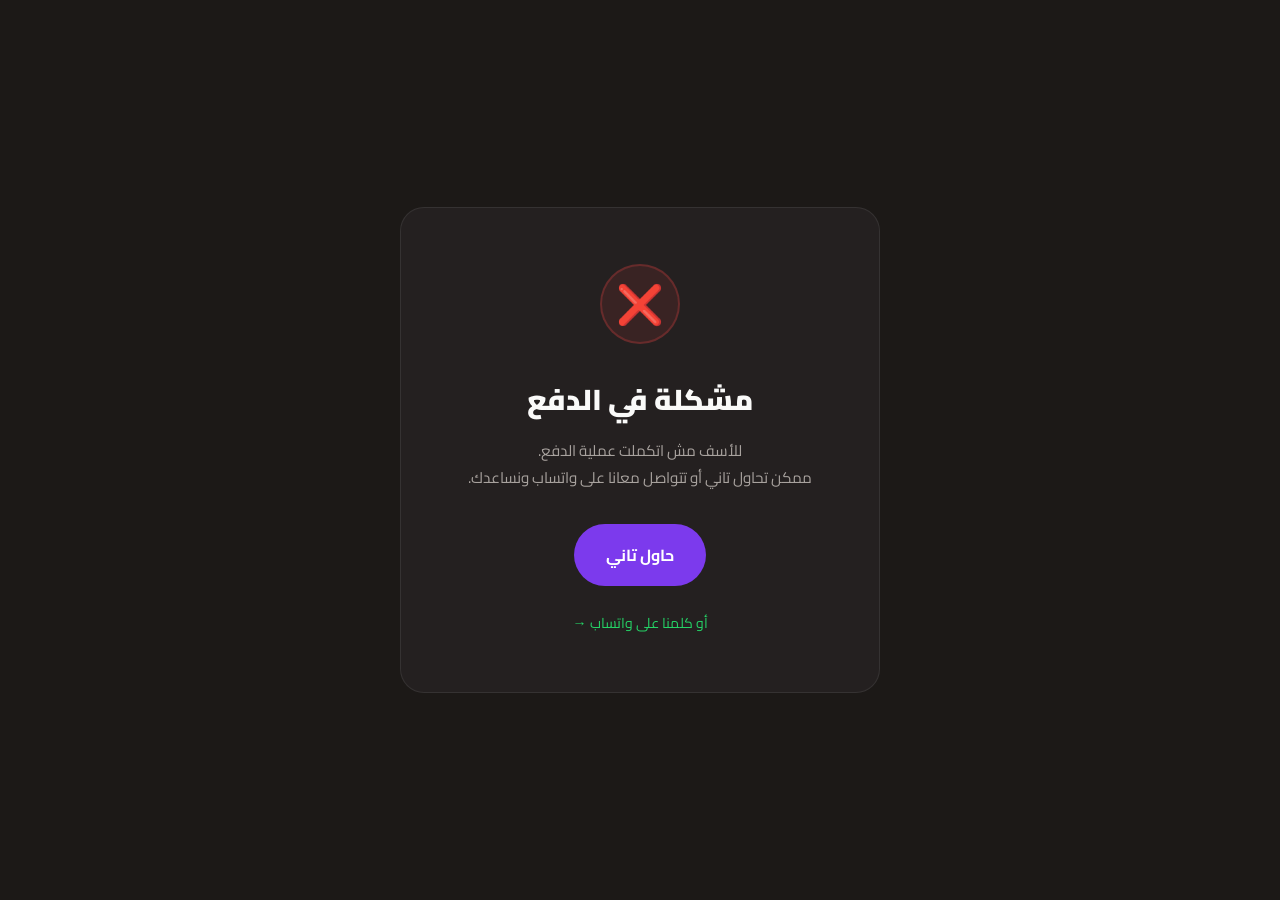
<file: public/payment-failed.html>
<!DOCTYPE html>
<html lang="ar" dir="rtl">
<head>
<meta charset="UTF-8">
<meta name="viewport" content="width=device-width, initial-scale=1.0">
<title>فشل الدفع — Yalla Level</title>
<link rel="preconnect" href="https://fonts.googleapis.com">
<link href="https://fonts.googleapis.com/css2?family=Cairo:wght@400;600;700;900&display=swap" rel="stylesheet">
<style>
  * { margin: 0; padding: 0; box-sizing: border-box; }
  body {
    background: #1C1917;
    color: #FAFAF9;
    font-family: 'Cairo', sans-serif;
    min-height: 100vh;
    display: flex;
    align-items: center;
    justify-content: center;
    padding: 24px;
  }
  .card {
    background: #242020;
    border: 1px solid rgba(255,255,255,0.08);
    border-radius: 24px;
    padding: 56px 48px;
    text-align: center;
    max-width: 480px;
    width: 100%;
  }
  .icon {
    width: 80px; height: 80px;
    background: rgba(239,68,68,0.1);
    border-radius: 50%;
    display: flex;
    align-items: center;
    justify-content: center;
    font-size: 2.4rem;
    margin: 0 auto 28px;
    border: 2px solid rgba(239,68,68,0.25);
  }
  h1 { font-size: 1.8rem; font-weight: 900; margin-bottom: 12px; }
  p { color: #A8A29E; line-height: 1.75; font-size: 0.95rem; margin-bottom: 32px; }
  .retry-btn {
    display: inline-block;
    background: #7C3AED;
    color: white;
    padding: 16px 32px;
    border-radius: 100px;
    font-size: 1rem;
    font-weight: 700;
    text-decoration: none;
    font-family: inherit;
    transition: all 0.2s;
    margin-bottom: 12px;
  }
  .retry-btn:hover { background: #6D28D9; transform: translateY(-2px); }
  .whatsapp-link {
    display: block;
    color: #25D366;
    font-size: 0.88rem;
    text-decoration: none;
    margin-top: 12px;
    transition: opacity 0.2s;
  }
  .whatsapp-link:hover { opacity: 0.8; }
</style>
</head>
<body>
<div class="card">
  <div class="icon">❌</div>
  <h1>مشكلة في الدفع</h1>
  <p>
    للأسف مش اتكملت عملية الدفع.<br>
    ممكن تحاول تاني أو تتواصل معانا على واتساب ونساعدك.
  </p>
  <a href="/" class="retry-btn">حاول تاني</a>
  <a href="https://wa.me/201554265712?text=السلام%20عليكم،%20واجهت%20مشكلة%20في%20الدفع%20على%20Yalla%20Level" target="_blank" class="whatsapp-link">
    أو كلمنا على واتساب →
  </a>
</div>
</body>
</html>
</file>
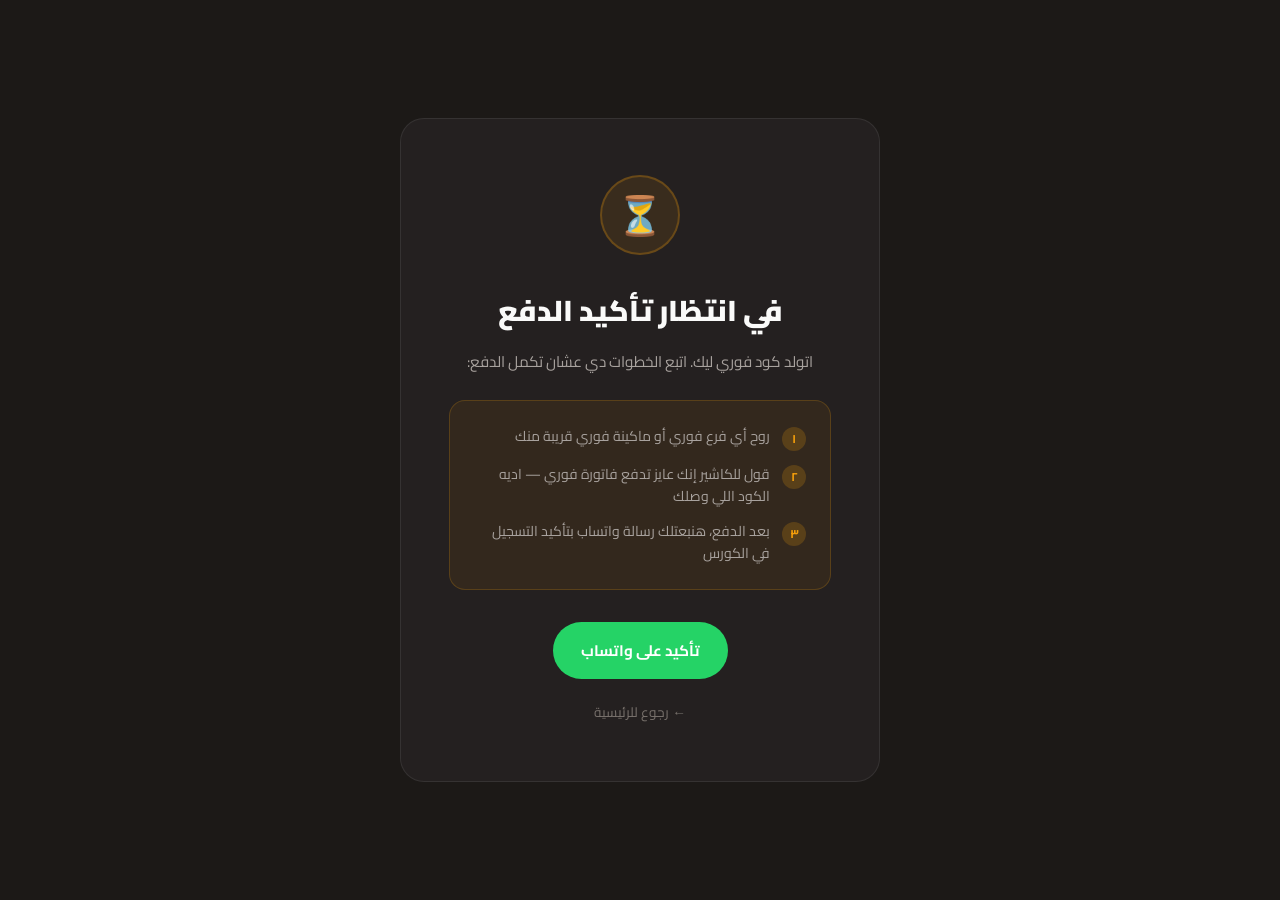
<file: public/payment-pending.html>
<!DOCTYPE html>
<html lang="ar" dir="rtl">
<head>
<meta charset="UTF-8">
<meta name="viewport" content="width=device-width, initial-scale=1.0">
<title>في انتظار الدفع — Yalla Level</title>
<link rel="preconnect" href="https://fonts.googleapis.com">
<link href="https://fonts.googleapis.com/css2?family=Cairo:wght@400;600;700;900&display=swap" rel="stylesheet">
<style>
  * { margin: 0; padding: 0; box-sizing: border-box; }
  body {
    background: #1C1917;
    color: #FAFAF9;
    font-family: 'Cairo', sans-serif;
    min-height: 100vh;
    display: flex;
    align-items: center;
    justify-content: center;
    padding: 24px;
  }
  .card {
    background: #242020;
    border: 1px solid rgba(255,255,255,0.08);
    border-radius: 24px;
    padding: 56px 48px;
    text-align: center;
    max-width: 480px;
    width: 100%;
  }
  .icon {
    width: 80px; height: 80px;
    background: rgba(245,158,11,0.1);
    border-radius: 50%;
    display: flex;
    align-items: center;
    justify-content: center;
    font-size: 2.4rem;
    margin: 0 auto 28px;
    border: 2px solid rgba(245,158,11,0.25);
  }
  h1 { font-size: 1.8rem; font-weight: 900; margin-bottom: 12px; }
  p { color: #A8A29E; line-height: 1.75; font-size: 0.95rem; margin-bottom: 24px; }
  .steps {
    background: rgba(245,158,11,0.07);
    border: 1px solid rgba(245,158,11,0.2);
    border-radius: 16px;
    padding: 24px;
    text-align: right;
    margin-bottom: 32px;
  }
  .step-item {
    display: flex;
    align-items: flex-start;
    gap: 12px;
    font-size: 0.88rem;
    color: #A8A29E;
    margin-bottom: 12px;
    line-height: 1.6;
  }
  .step-item:last-child { margin-bottom: 0; }
  .step-num {
    width: 24px; height: 24px;
    background: rgba(245,158,11,0.2);
    border-radius: 50%;
    display: flex;
    align-items: center;
    justify-content: center;
    font-size: 0.75rem;
    font-weight: 700;
    color: #F59E0B;
    flex-shrink: 0;
    margin-top: 2px;
  }
  .back-link {
    display: block;
    color: #78716C;
    font-size: 0.85rem;
    text-decoration: none;
    margin-top: 8px;
    transition: color 0.2s;
  }
  .back-link:hover { color: #FAFAF9; }
</style>
</head>
<body>
<div class="card">
  <div class="icon">⏳</div>
  <h1>في انتظار تأكيد الدفع</h1>
  <p>اتولد كود فوري ليك. اتبع الخطوات دي عشان تكمل الدفع:</p>
  <div class="steps">
    <div class="step-item">
      <div class="step-num">١</div>
      <span>روح أي فرع فوري أو ماكينة فوري قريبة منك</span>
    </div>
    <div class="step-item">
      <div class="step-num">٢</div>
      <span>قول للكاشير إنك عايز تدفع فاتورة فوري — اديه الكود اللي وصلك</span>
    </div>
    <div class="step-item">
      <div class="step-num">٣</div>
      <span>بعد الدفع، هنبعتلك رسالة واتساب بتأكيد التسجيل في الكورس</span>
    </div>
  </div>
  <a href="https://wa.me/201554265712?text=السلام%20عليكم،%20دفعت%20فوري%20وعايز%20أتأكد%20من%20التسجيل" target="_blank" style="display:inline-block;background:#25D366;color:white;padding:14px 28px;border-radius:100px;font-size:0.95rem;font-weight:700;text-decoration:none;font-family:inherit;margin-bottom:12px;">
    تأكيد على واتساب
  </a>
  <a href="/" class="back-link">← رجوع للرئيسية</a>
</div>
</body>
</html>
</file>
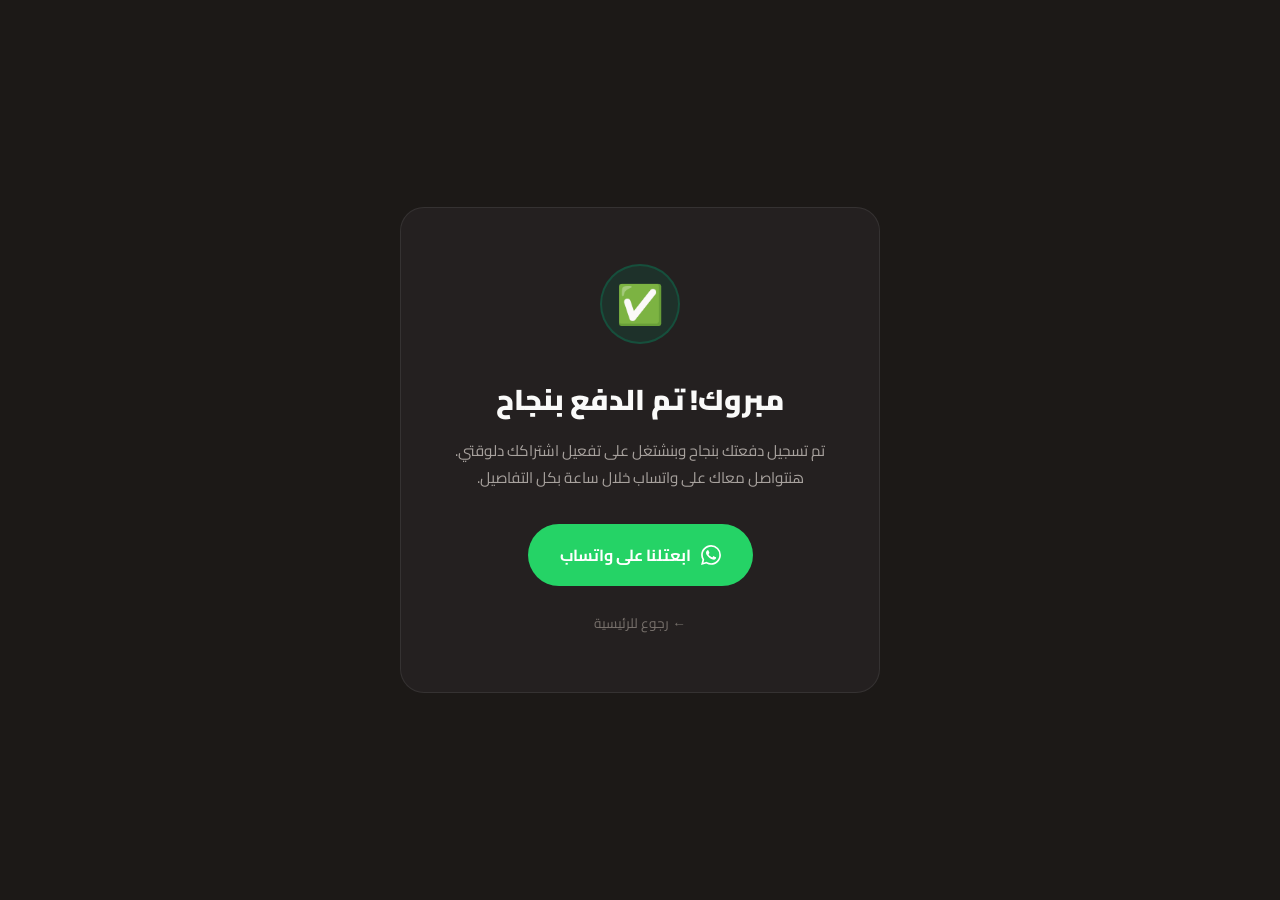
<file: public/payment-success.html>
<!DOCTYPE html>
<html lang="ar" dir="rtl">
<head>
<meta charset="UTF-8">
<meta name="viewport" content="width=device-width, initial-scale=1.0">
<title>تم الدفع بنجاح — Yalla Level</title>
<link rel="preconnect" href="https://fonts.googleapis.com">
<link href="https://fonts.googleapis.com/css2?family=Cairo:wght@400;600;700;900&display=swap" rel="stylesheet">
<style>
  * { margin: 0; padding: 0; box-sizing: border-box; }
  body {
    background: #1C1917;
    color: #FAFAF9;
    font-family: 'Cairo', sans-serif;
    min-height: 100vh;
    display: flex;
    align-items: center;
    justify-content: center;
    padding: 24px;
  }
  .card {
    background: #242020;
    border: 1px solid rgba(255,255,255,0.08);
    border-radius: 24px;
    padding: 56px 48px;
    text-align: center;
    max-width: 480px;
    width: 100%;
  }
  .icon {
    width: 80px; height: 80px;
    background: rgba(5,150,105,0.15);
    border-radius: 50%;
    display: flex;
    align-items: center;
    justify-content: center;
    font-size: 2.4rem;
    margin: 0 auto 28px;
    border: 2px solid rgba(5,150,105,0.3);
  }
  h1 { font-size: 1.8rem; font-weight: 900; margin-bottom: 12px; }
  p { color: #A8A29E; line-height: 1.75; font-size: 0.95rem; margin-bottom: 32px; }
  .whatsapp-btn {
    display: inline-flex;
    align-items: center;
    gap: 10px;
    background: #25D366;
    color: white;
    padding: 16px 32px;
    border-radius: 100px;
    font-size: 1rem;
    font-weight: 700;
    text-decoration: none;
    font-family: inherit;
    transition: all 0.2s;
    margin-bottom: 16px;
  }
  .whatsapp-btn:hover { background: #1ebe5d; transform: translateY(-2px); }
  .back-link {
    display: block;
    color: #78716C;
    font-size: 0.85rem;
    text-decoration: none;
    margin-top: 8px;
    transition: color 0.2s;
  }
  .back-link:hover { color: #FAFAF9; }
</style>
</head>
<body>
<div class="card">
  <div class="icon">✅</div>
  <h1>مبروك! تم الدفع بنجاح</h1>
  <p>
    تم تسجيل دفعتك بنجاح وبنشتغل على تفعيل اشتراكك دلوقتي.<br>
    هنتواصل معاك على واتساب خلال ساعة بكل التفاصيل.
  </p>
  <a href="https://wa.me/201554265712?text=السلام%20عليكم،%20خلصت%20الدفع%20وعايز%20أبدأ%20الكورس" target="_blank" class="whatsapp-btn">
    <svg width="20" height="20" viewBox="0 0 24 24" fill="white"><path d="M17.472 14.382c-.297-.149-1.758-.867-2.03-.967-.273-.099-.471-.148-.67.15-.197.297-.767.966-.94 1.164-.173.199-.347.223-.644.075-.297-.15-1.255-.463-2.39-1.475-.883-.788-1.48-1.761-1.653-2.059-.173-.297-.018-.458.13-.606.134-.133.298-.347.446-.52.149-.174.198-.298.298-.497.099-.198.05-.371-.025-.52-.075-.149-.669-1.612-.916-2.207-.242-.579-.487-.5-.669-.51-.173-.008-.371-.01-.57-.01-.198 0-.52.074-.792.372-.272.297-1.04 1.016-1.04 2.479 0 1.462 1.065 2.875 1.213 3.074.149.198 2.096 3.2 5.077 4.487.709.306 1.262.489 1.694.625.712.227 1.36.195 1.871.118.571-.085 1.758-.719 2.006-1.413.248-.694.248-1.289.173-1.413-.074-.124-.272-.198-.57-.347m-5.421 7.403h-.004a9.87 9.87 0 01-5.031-1.378l-.361-.214-3.741.982.998-3.648-.235-.374a9.86 9.86 0 01-1.51-5.26c.001-5.45 4.436-9.884 9.888-9.884 2.64 0 5.122 1.03 6.988 2.898a9.825 9.825 0 012.893 6.994c-.003 5.45-4.437 9.884-9.885 9.884m8.413-18.297A11.815 11.815 0 0012.05 0C5.495 0 .16 5.335.157 11.892c0 2.096.547 4.142 1.588 5.945L.057 24l6.305-1.654a11.882 11.882 0 005.683 1.448h.005c6.554 0 11.89-5.335 11.893-11.893a11.821 11.821 0 00-3.48-8.413z"/></svg>
    ابعتلنا على واتساب
  </a>
  <a href="/" class="back-link">← رجوع للرئيسية</a>
</div>
</body>
</html>
</file>
